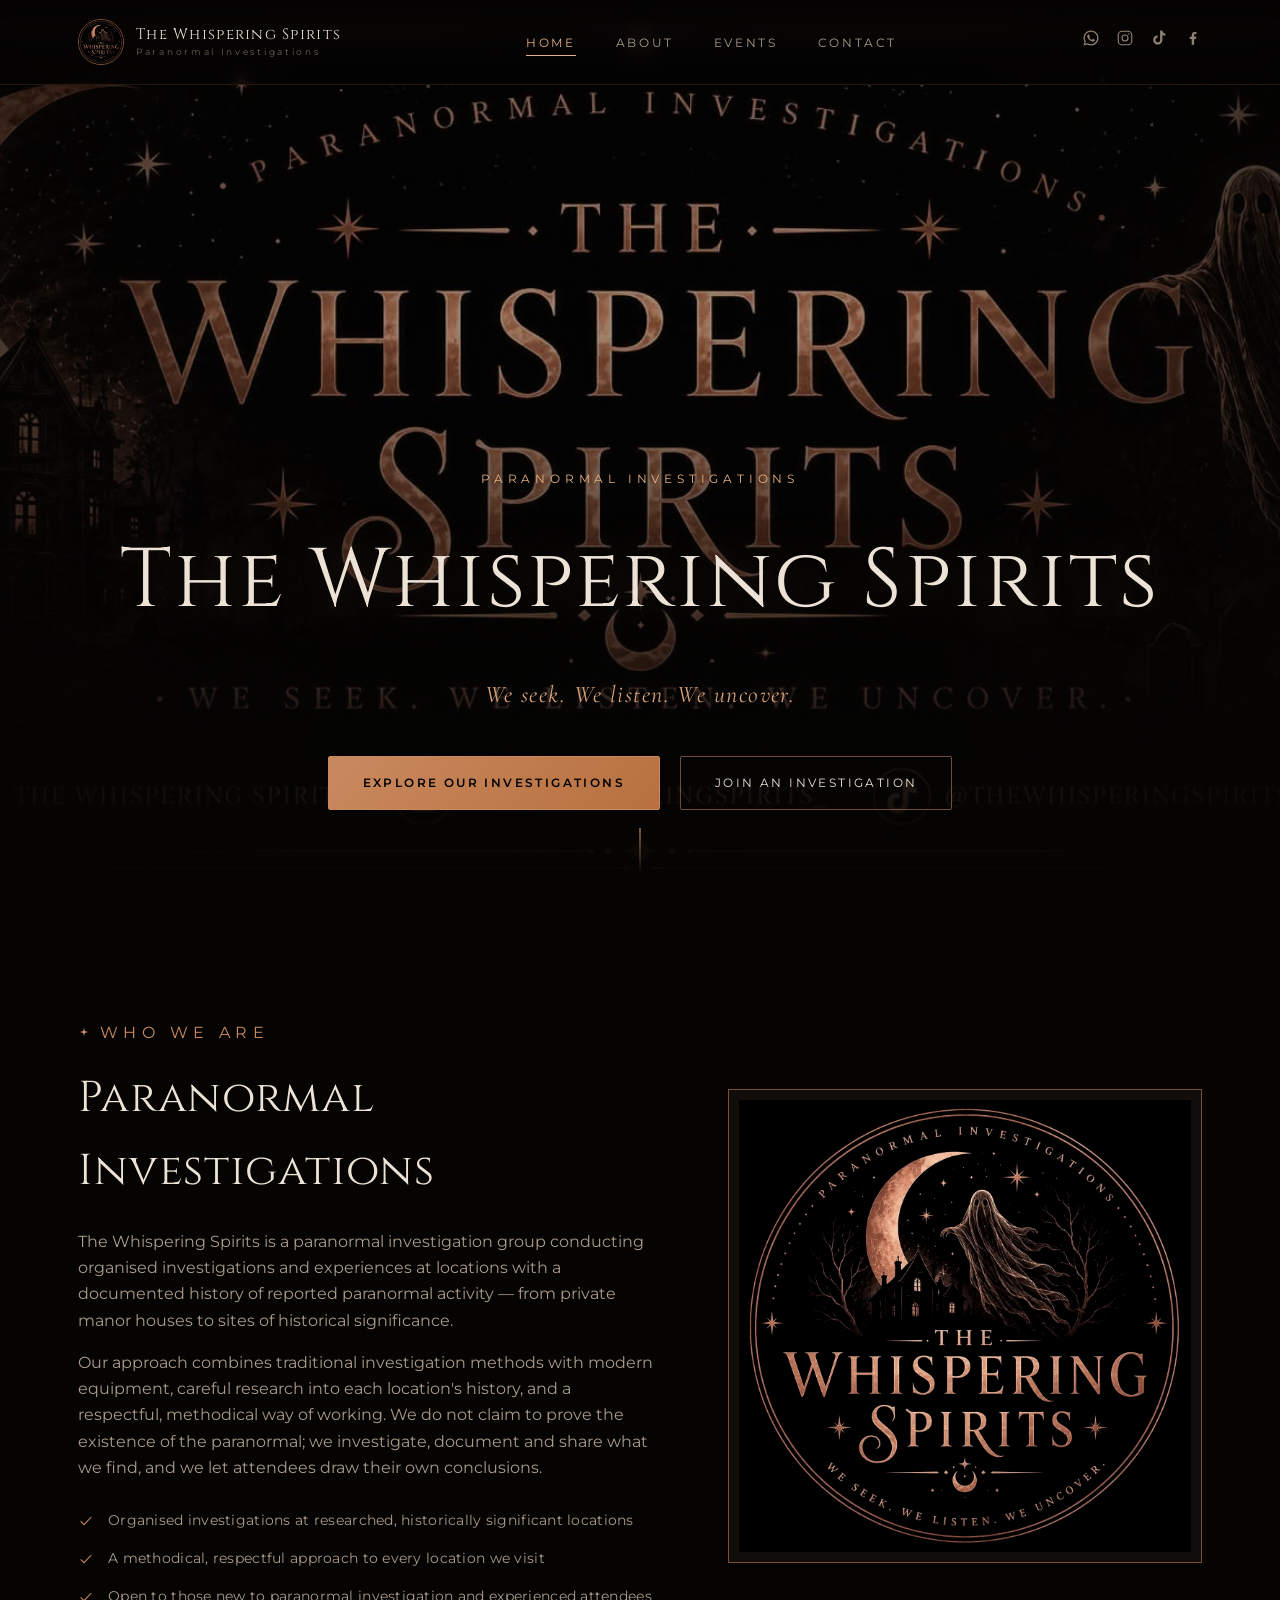
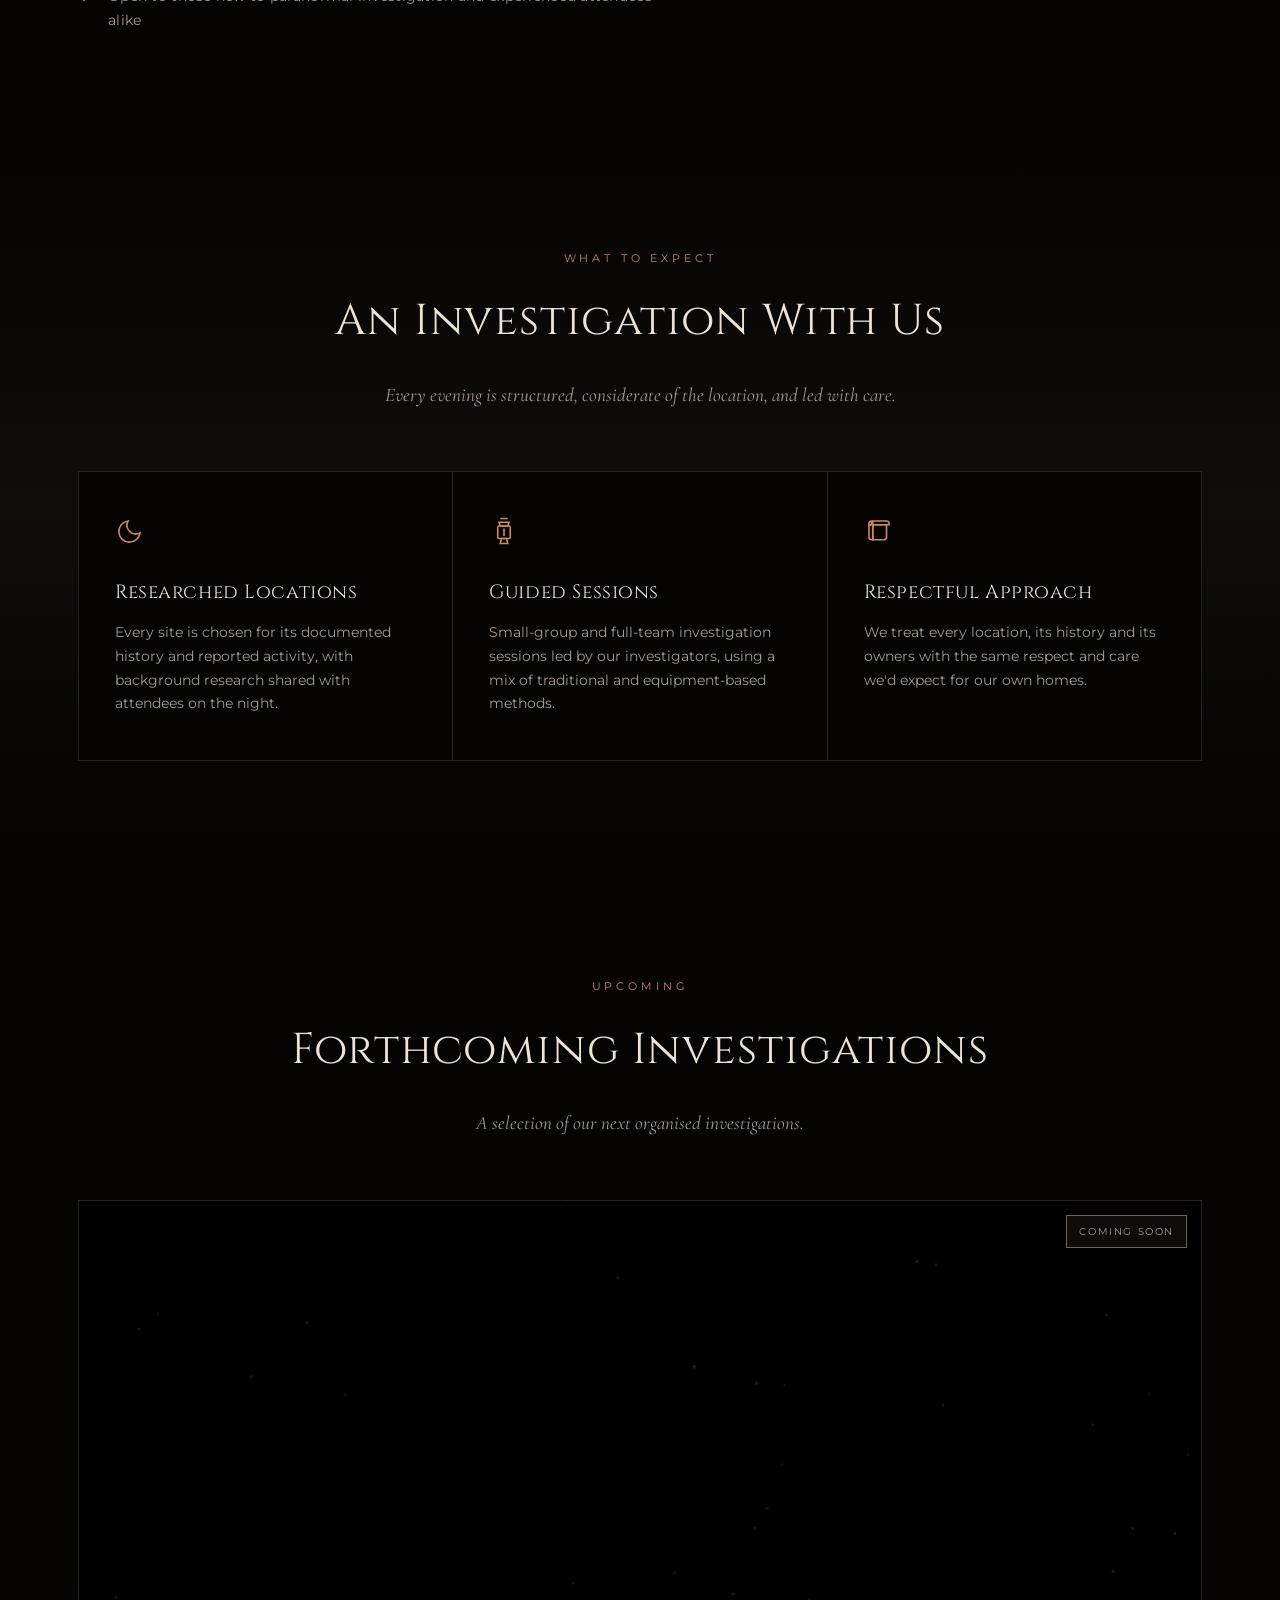
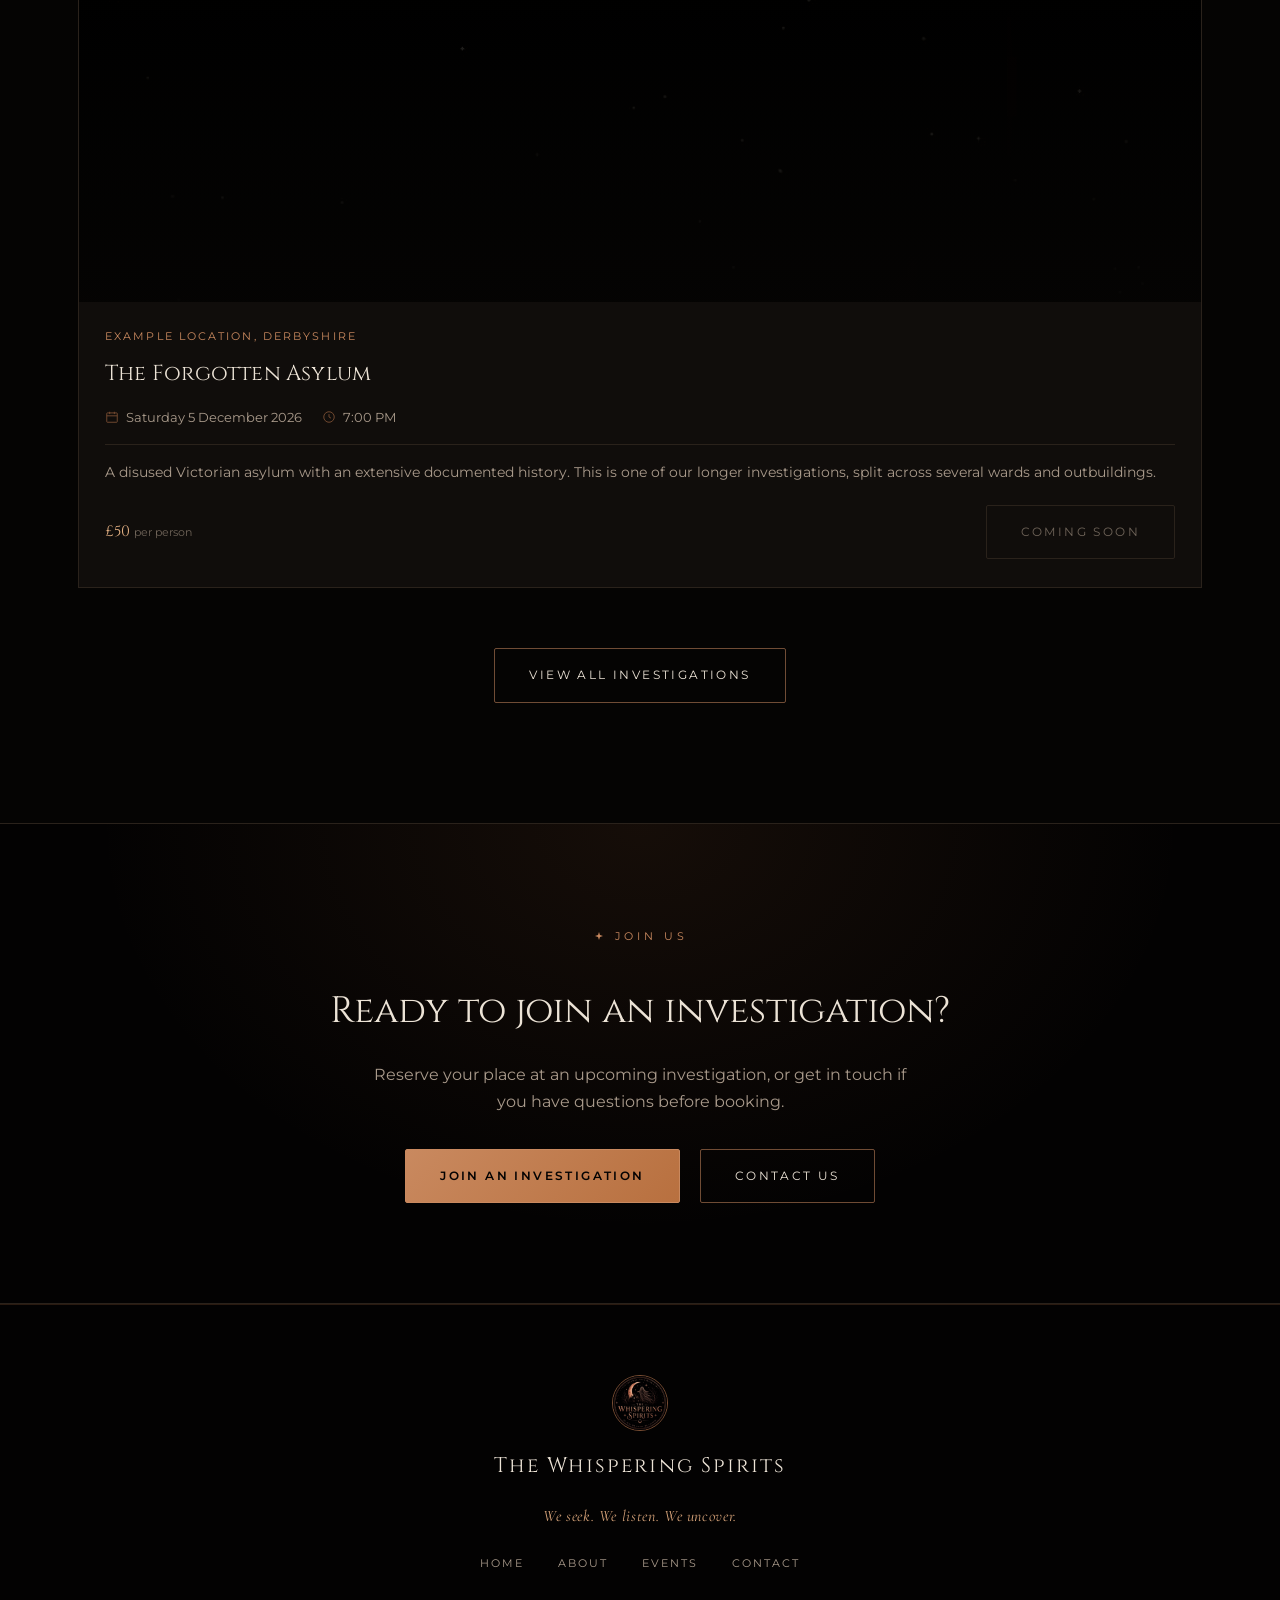
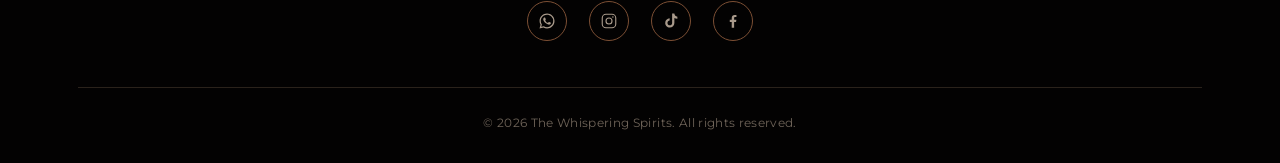
<file: index.html>
<!DOCTYPE html>
<html lang="en-GB">
<head>
<meta charset="UTF-8" />
<meta name="viewport" content="width=device-width, initial-scale=1.0" />
<title>The Whispering Spirits | Paranormal Investigations &amp; Events</title>
<meta name="description" content="The Whispering Spirits — paranormal investigations, haunted locations and immersive paranormal experiences. Explore upcoming investigations and book your place." />

<meta property="og:type" content="website" />
<meta property="og:title" content="The Whispering Spirits | Paranormal Investigations & Events" />
<meta property="og:description" content="Organised paranormal investigations at locations with a history of reported activity. We seek. We listen. We uncover." />
<meta property="og:image" content="assets/whispering-spirits-banner.jpg" />
<meta name="twitter:card" content="summary_large_image" />

<link rel="icon" href="assets/whispering-spirits-logo.jpg" />
<link rel="preconnect" href="https://fonts.googleapis.com">
<link rel="preconnect" href="https://fonts.gstatic.com" crossorigin>
<link href="https://fonts.googleapis.com/css2?family=Cinzel:wght@500;600&family=Cormorant+Garamond:ital@1&family=Montserrat:wght@400;500;600&display=swap" rel="stylesheet">
<link rel="stylesheet" href="style.css" />
</head>
<body>

<a class="skip-link" href="#main">Skip to content</a>

<!-- ================= HEADER ================= -->
<header class="site-header">
  <div class="container">
    <a class="brand" href="index.html">
      <img src="assets/whispering-spirits-logo.jpg" alt="The Whispering Spirits crest" width="46" height="46" />
      <span class="brand-text">The Whispering Spirits<span>Paranormal Investigations</span></span>
    </a>

    <nav class="main-nav" aria-label="Primary">
      <ul>
        <li><a href="index.html" aria-current="page">Home</a></li>
        <li><a href="about.html">About</a></li>
        <li><a href="events.html">Events</a></li>
        <li><a href="contact.html">Contact</a></li>
      </ul>
    </nav>

    <div class="header-actions">
      <div class="header-social">
        <a href="#" data-social="whatsapp" aria-label="WhatsApp"><svg width="18" height="18" viewBox="0 0 24 24" fill="currentColor"><path d="M12.04 2c-5.5 0-9.96 4.46-9.96 9.96 0 1.76.46 3.48 1.34 5L2 22l5.2-1.36a9.94 9.94 0 0 0 4.84 1.23h.01c5.5 0 9.96-4.46 9.96-9.96S17.54 2 12.04 2Zm0 18.2c-1.5 0-2.98-.4-4.27-1.16l-.31-.18-3.09.81.82-3-.2-.31a8.2 8.2 0 0 1-1.26-4.4c0-4.55 3.7-8.24 8.25-8.24 2.2 0 4.27.86 5.83 2.42a8.19 8.19 0 0 1 2.41 5.83c0 4.55-3.7 8.23-8.18 8.23Zm4.52-6.16c-.25-.12-1.47-.72-1.7-.81-.23-.08-.4-.12-.56.13-.17.25-.64.81-.79.97-.14.17-.29.19-.54.06-.25-.12-1.04-.38-1.99-1.22-.73-.66-1.23-1.46-1.37-1.71-.14-.25-.02-.38.11-.51.11-.11.25-.29.37-.43.12-.14.16-.25.25-.41.08-.17.04-.31-.02-.44-.06-.12-.56-1.36-.77-1.86-.2-.48-.41-.42-.56-.43h-.48c-.17 0-.44.06-.67.31-.23.25-.87.86-.87 2.09 0 1.23.9 2.42 1.02 2.59.12.17 1.77 2.7 4.29 3.79.6.26 1.07.42 1.43.53.6.19 1.15.17 1.58.1.48-.07 1.47-.6 1.68-1.18.21-.58.21-1.07.14-1.18-.06-.1-.23-.16-.48-.28Z"/></svg></a>
        <a href="#" data-social="instagram" aria-label="Instagram"><svg width="18" height="18" viewBox="0 0 24 24" fill="none" stroke="currentColor" stroke-width="1.5"><rect x="3" y="3" width="18" height="18" rx="5"/><circle cx="12" cy="12" r="4"/><circle cx="17.2" cy="6.8" r="1" fill="currentColor" stroke="none"/></svg></a>
        <a href="#" data-social="tiktok" aria-label="TikTok"><svg width="18" height="18" viewBox="0 0 24 24" fill="currentColor"><path d="M16.5 2c.3 2.3 1.7 3.9 4 4.2v2.9c-1.4.1-2.8-.3-4-1.1v6.6c0 3.4-2.7 6.1-6.1 6.1S4.3 17.9 4.3 14.5c0-3.3 2.6-6 5.9-6.1v3c-1.6.1-2.9 1.5-2.9 3.1 0 1.7 1.4 3.1 3.1 3.1s3.1-1.4 3.1-3.1V2h3Z"/></svg></a>
        <a href="#" data-social="facebook" aria-label="Facebook"><svg width="18" height="18" viewBox="0 0 24 24" fill="currentColor"><path d="M13.5 21v-7.8h2.6l.4-3h-3v-1.9c0-.9.25-1.5 1.55-1.5H16.6V4.1c-.28-.04-1.24-.12-2.36-.12-2.33 0-3.93 1.42-3.93 4.03v2.25H7.7v3h2.6V21h3.2Z"/></svg></a>
      </div>
      <button class="nav-toggle" aria-label="Open menu" aria-expanded="false" aria-controls="mobile-nav">
        <svg class="icon-open" width="20" height="20" viewBox="0 0 24 24" fill="none" stroke="currentColor" stroke-width="1.6"><path d="M3 6h18M3 12h18M3 18h18"/></svg>
        <svg class="icon-close" width="18" height="18" viewBox="0 0 24 24" fill="none" stroke="currentColor" stroke-width="1.6" style="display:none"><path d="M4 4l16 16M20 4L4 20"/></svg>
      </button>
    </div>
  </div>
</header>

<nav class="mobile-nav" id="mobile-nav" aria-label="Mobile">
  <ul>
    <li><a href="index.html" aria-current="page">Home</a></li>
    <li><a href="about.html">About</a></li>
    <li><a href="events.html">Events</a></li>
    <li><a href="contact.html">Contact</a></li>
  </ul>
  <div class="mobile-social">
    <a href="#" data-social="whatsapp" aria-label="WhatsApp"><svg width="18" height="18" viewBox="0 0 24 24" fill="currentColor"><path d="M12.04 2c-5.5 0-9.96 4.46-9.96 9.96 0 1.76.46 3.48 1.34 5L2 22l5.2-1.36a9.94 9.94 0 0 0 4.84 1.23h.01c5.5 0 9.96-4.46 9.96-9.96S17.54 2 12.04 2Zm0 18.2c-1.5 0-2.98-.4-4.27-1.16l-.31-.18-3.09.81.82-3-.2-.31a8.2 8.2 0 0 1-1.26-4.4c0-4.55 3.7-8.24 8.25-8.24 2.2 0 4.27.86 5.83 2.42a8.19 8.19 0 0 1 2.41 5.83c0 4.55-3.7 8.23-8.18 8.23Zm4.52-6.16c-.25-.12-1.47-.72-1.7-.81-.23-.08-.4-.12-.56.13-.17.25-.64.81-.79.97-.14.17-.29.19-.54.06-.25-.12-1.04-.38-1.99-1.22-.73-.66-1.23-1.46-1.37-1.71-.14-.25-.02-.38.11-.51.11-.11.25-.29.37-.43.12-.14.16-.25.25-.41.08-.17.04-.31-.02-.44-.06-.12-.56-1.36-.77-1.86-.2-.48-.41-.42-.56-.43h-.48c-.17 0-.44.06-.67.31-.23.25-.87.86-.87 2.09 0 1.23.9 2.42 1.02 2.59.12.17 1.77 2.7 4.29 3.79.6.26 1.07.42 1.43.53.6.19 1.15.17 1.58.1.48-.07 1.47-.6 1.68-1.18.21-.58.21-1.07.14-1.18-.06-.1-.23-.16-.48-.28Z"/></svg></a>
    <a href="#" data-social="instagram" aria-label="Instagram"><svg width="18" height="18" viewBox="0 0 24 24" fill="none" stroke="currentColor" stroke-width="1.5"><rect x="3" y="3" width="18" height="18" rx="5"/><circle cx="12" cy="12" r="4"/><circle cx="17.2" cy="6.8" r="1" fill="currentColor" stroke="none"/></svg></a>
    <a href="#" data-social="tiktok" aria-label="TikTok"><svg width="18" height="18" viewBox="0 0 24 24" fill="currentColor"><path d="M16.5 2c.3 2.3 1.7 3.9 4 4.2v2.9c-1.4.1-2.8-.3-4-1.1v6.6c0 3.4-2.7 6.1-6.1 6.1S4.3 17.9 4.3 14.5c0-3.3 2.6-6 5.9-6.1v3c-1.6.1-2.9 1.5-2.9 3.1 0 1.7 1.4 3.1 3.1 3.1s3.1-1.4 3.1-3.1V2h3Z"/></svg></a>
    <a href="#" data-social="facebook" aria-label="Facebook"><svg width="18" height="18" viewBox="0 0 24 24" fill="currentColor"><path d="M13.5 21v-7.8h2.6l.4-3h-3v-1.9c0-.9.25-1.5 1.55-1.5H16.6V4.1c-.28-.04-1.24-.12-2.36-.12-2.33 0-3.93 1.42-3.93 4.03v2.25H7.7v3h2.6V21h3.2Z"/></svg></a>
  </div>
</nav>

<main id="main">

  <!-- ================= HERO ================= -->
  <section class="hero">
    <div class="hero-media">
      <img src="assets/whispering-spirits-banner.jpg" alt="The Whispering Spirits — a Victorian manor beneath a crescent moon, with a spectral figure among bare trees" />
    </div>
    <div class="hero-content">
      <p class="hero-eyebrow">Paranormal Investigations</p>
      <h1 class="hero-title">The Whispering Spirits</h1>
      <p class="hero-tagline">We seek. We listen. We uncover.</p>
      <div class="hero-actions">
        <a href="events.html" class="btn btn-primary">Explore Our Investigations</a>
        <a href="events.html" class="btn btn-ghost">Join an Investigation</a>
      </div>
    </div>
    <div class="scroll-cue" aria-hidden="true"></div>
  </section>

  <!-- ================= INTRO ================= -->
  <section class="section" id="investigations">
    <div class="container">
      <div class="intro-grid">
        <div class="intro-copy reveal">
          <p class="eyebrow"><svg width="12" height="12" viewBox="0 0 24 24" fill="currentColor"><path d="M12 2l1.9 6.1L20 10l-6.1 1.9L12 18l-1.9-6.1L4 10l6.1-1.9L12 2Z"/></svg> Who We Are</p>
          <h2 class="section-title">Paranormal Investigations</h2>
          <p>The Whispering Spirits is a paranormal investigation group conducting organised investigations and experiences at locations with a documented history of reported paranormal activity — from private manor houses to sites of historical significance.</p>
          <p>Our approach combines traditional investigation methods with modern equipment, careful research into each location's history, and a respectful, methodical way of working. We do not claim to prove the existence of the paranormal; we investigate, document and share what we find, and we let attendees draw their own conclusions.</p>
          <ul class="intro-list">
            <li><svg width="16" height="16" viewBox="0 0 24 24" fill="none" stroke="currentColor" stroke-width="1.6"><path d="M4 12.5l5 5L20 6"/></svg> Organised investigations at researched, historically significant locations</li>
            <li><svg width="16" height="16" viewBox="0 0 24 24" fill="none" stroke="currentColor" stroke-width="1.6"><path d="M4 12.5l5 5L20 6"/></svg> A methodical, respectful approach to every location we visit</li>
            <li><svg width="16" height="16" viewBox="0 0 24 24" fill="none" stroke="currentColor" stroke-width="1.6"><path d="M4 12.5l5 5L20 6"/></svg> Open to those new to paranormal investigation and experienced attendees alike</li>
          </ul>
        </div>
        <div class="intro-visual reveal">
          <img src="assets/whispering-spirits-logo.jpg" alt="The Whispering Spirits official crest — a spectral figure beside a crescent moon and Victorian house" width="600" height="600" />
        </div>
      </div>
    </div>
  </section>

  <!-- ================= PILLARS ================= -->
  <section class="section section-tight section-alt">
    <div class="container">
      <div class="section-head reveal">
        <p class="eyebrow">What To Expect</p>
        <h2 class="section-title">An Investigation With Us</h2>
        <p class="section-lede">Every evening is structured, considerate of the location, and led with care.</p>
      </div>
      <div class="pillar-grid">
        <div class="pillar reveal">
          <div class="pillar-icon"><svg width="30" height="30" viewBox="0 0 24 24" fill="none" stroke="currentColor" stroke-width="1.3"><path d="M20 13.5A8.5 8.5 0 1 1 10.5 4a7 7 0 0 0 9.5 9.5Z"/></svg></div>
          <h3>Researched Locations</h3>
          <p>Every site is chosen for its documented history and reported activity, with background research shared with attendees on the night.</p>
        </div>
        <div class="pillar reveal">
          <div class="pillar-icon"><svg width="30" height="30" viewBox="0 0 24 24" fill="none" stroke="currentColor" stroke-width="1.3"><path d="M9 2h6M8 5h8l-1 3H9L8 5Z"/><rect x="7" y="8" width="10" height="10" rx="1"/><path d="M12 10v6M9 22h6l-1-4H10l-1 4Z"/></svg></div>
          <h3>Guided Sessions</h3>
          <p>Small-group and full-team investigation sessions led by our investigators, using a mix of traditional and equipment-based methods.</p>
        </div>
        <div class="pillar reveal">
          <div class="pillar-icon"><svg width="30" height="30" viewBox="0 0 24 24" fill="none" stroke="currentColor" stroke-width="1.3"><path d="M6 4a2 2 0 0 0-2 2v1h2V4Z"/><path d="M4 7v10a2 2 0 0 0 2 2h1V7H4Z"/><path d="M7 4h11a2 2 0 0 1 2 2v1H7V4Z"/><path d="M18 7v10a2 2 0 0 1-2 2H7V7h11Z"/></svg></div>
          <h3>Respectful Approach</h3>
          <p>We treat every location, its history and its owners with the same respect and care we'd expect for our own homes.</p>
        </div>
      </div>
    </div>
  </section>

  <!-- ================= UPCOMING EVENTS PREVIEW ================= -->
  <section class="section" id="upcoming">
    <div class="container">
      <div class="section-head reveal">
        <p class="eyebrow">Upcoming</p>
        <h2 class="section-title">Forthcoming Investigations</h2>
        <p class="section-lede">A selection of our next organised investigations.</p>
      </div>
      <div class="event-grid" id="home-upcoming-grid"></div>
      <div class="text-center mt-lg reveal">
        <a href="events.html" class="btn btn-ghost">View All Investigations</a>
      </div>
    </div>
  </section>

  <!-- ================= CTA BAND ================= -->
  <section class="cta-band">
    <div class="container">
      <p class="eyebrow"><svg width="12" height="12" viewBox="0 0 24 24" fill="currentColor"><path d="M12 2l1.9 6.1L20 10l-6.1 1.9L12 18l-1.9-6.1L4 10l6.1-1.9L12 2Z"/></svg> Join Us</p>
      <h2>Ready to join an investigation?</h2>
      <p>Reserve your place at an upcoming investigation, or get in touch if you have questions before booking.</p>
      <div class="hero-actions">
        <a href="events.html" class="btn btn-primary">Join an Investigation</a>
        <a href="contact.html" class="btn btn-ghost">Contact Us</a>
      </div>
    </div>
  </section>

</main>

<!-- ================= FOOTER ================= -->
<footer class="site-footer">
  <div class="container">
    <div class="footer-top">
      <img src="assets/whispering-spirits-logo.jpg" alt="The Whispering Spirits crest" width="56" height="56" style="border-radius:50%;border:1px solid var(--copper-deep);" />
      <div class="footer-brand">The Whispering Spirits</div>
      <div class="footer-tagline">We seek. We listen. We uncover.</div>
      <nav class="footer-nav" aria-label="Footer">
        <a href="index.html">Home</a>
        <a href="about.html">About</a>
        <a href="events.html">Events</a>
        <a href="contact.html">Contact</a>
      </nav>
      <div class="footer-social">
        <a href="#" data-social="whatsapp" aria-label="WhatsApp"><svg width="18" height="18" viewBox="0 0 24 24" fill="currentColor"><path d="M12.04 2c-5.5 0-9.96 4.46-9.96 9.96 0 1.76.46 3.48 1.34 5L2 22l5.2-1.36a9.94 9.94 0 0 0 4.84 1.23h.01c5.5 0 9.96-4.46 9.96-9.96S17.54 2 12.04 2Zm0 18.2c-1.5 0-2.98-.4-4.27-1.16l-.31-.18-3.09.81.82-3-.2-.31a8.2 8.2 0 0 1-1.26-4.4c0-4.55 3.7-8.24 8.25-8.24 2.2 0 4.27.86 5.83 2.42a8.19 8.19 0 0 1 2.41 5.83c0 4.55-3.7 8.23-8.18 8.23Zm4.52-6.16c-.25-.12-1.47-.72-1.7-.81-.23-.08-.4-.12-.56.13-.17.25-.64.81-.79.97-.14.17-.29.19-.54.06-.25-.12-1.04-.38-1.99-1.22-.73-.66-1.23-1.46-1.37-1.71-.14-.25-.02-.38.11-.51.11-.11.25-.29.37-.43.12-.14.16-.25.25-.41.08-.17.04-.31-.02-.44-.06-.12-.56-1.36-.77-1.86-.2-.48-.41-.42-.56-.43h-.48c-.17 0-.44.06-.67.31-.23.25-.87.86-.87 2.09 0 1.23.9 2.42 1.02 2.59.12.17 1.77 2.7 4.29 3.79.6.26 1.07.42 1.43.53.6.19 1.15.17 1.58.1.48-.07 1.47-.6 1.68-1.18.21-.58.21-1.07.14-1.18-.06-.1-.23-.16-.48-.28Z"/></svg></a>
        <a href="#" data-social="instagram" aria-label="Instagram"><svg width="18" height="18" viewBox="0 0 24 24" fill="none" stroke="currentColor" stroke-width="1.5"><rect x="3" y="3" width="18" height="18" rx="5"/><circle cx="12" cy="12" r="4"/><circle cx="17.2" cy="6.8" r="1" fill="currentColor" stroke="none"/></svg></a>
        <a href="#" data-social="tiktok" aria-label="TikTok"><svg width="18" height="18" viewBox="0 0 24 24" fill="currentColor"><path d="M16.5 2c.3 2.3 1.7 3.9 4 4.2v2.9c-1.4.1-2.8-.3-4-1.1v6.6c0 3.4-2.7 6.1-6.1 6.1S4.3 17.9 4.3 14.5c0-3.3 2.6-6 5.9-6.1v3c-1.6.1-2.9 1.5-2.9 3.1 0 1.7 1.4 3.1 3.1 3.1s3.1-1.4 3.1-3.1V2h3Z"/></svg></a>
        <a href="#" data-social="facebook" aria-label="Facebook"><svg width="18" height="18" viewBox="0 0 24 24" fill="currentColor"><path d="M13.5 21v-7.8h2.6l.4-3h-3v-1.9c0-.9.25-1.5 1.55-1.5H16.6V4.1c-.28-.04-1.24-.12-2.36-.12-2.33 0-3.93 1.42-3.93 4.03v2.25H7.7v3h2.6V21h3.2Z"/></svg></a>
      </div>
    </div>
    <div class="footer-bottom">
      <span>&copy; <span data-year></span> The Whispering Spirits. All rights reserved.</span>
    </div>
  </div>
</footer>

<script src="config.js"></script>
<script src="events-data.js"></script>
<script src="script.js"></script>
<script src="events.js"></script>
</body>
</html>
</file>
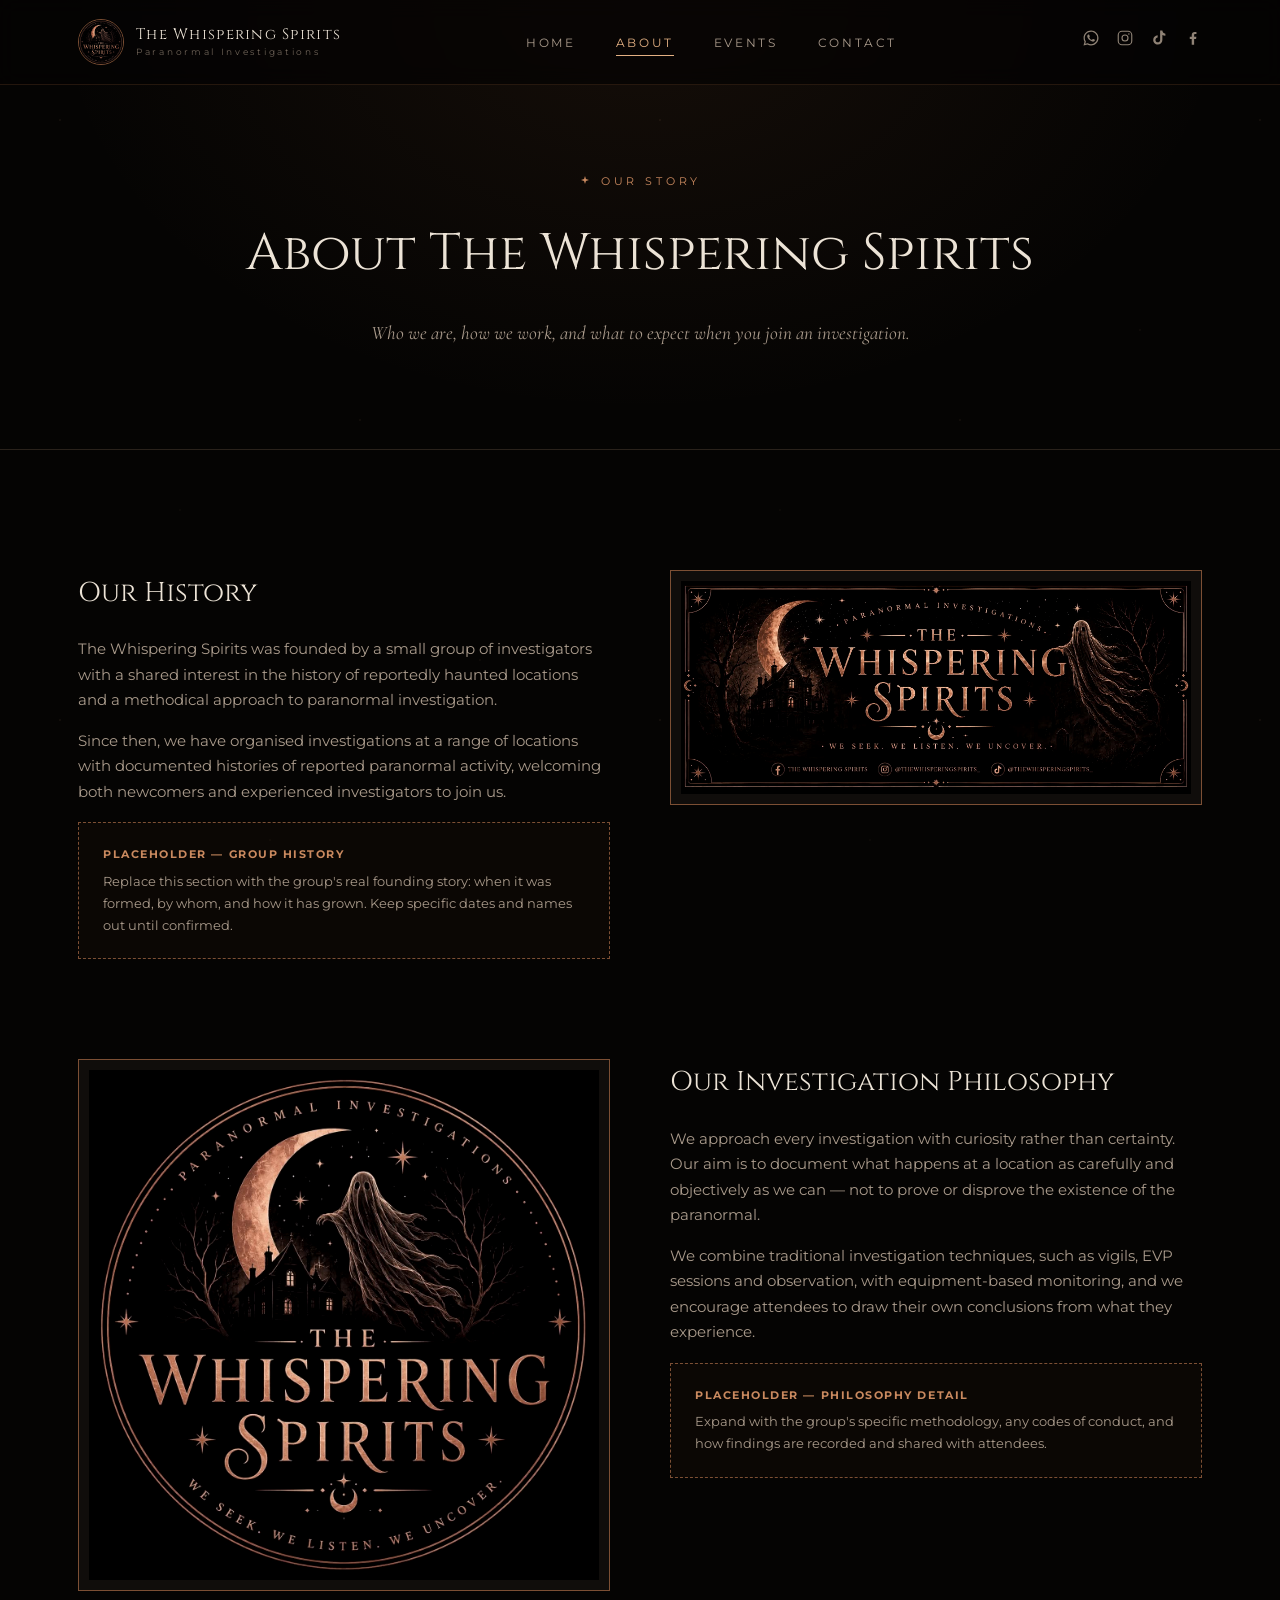
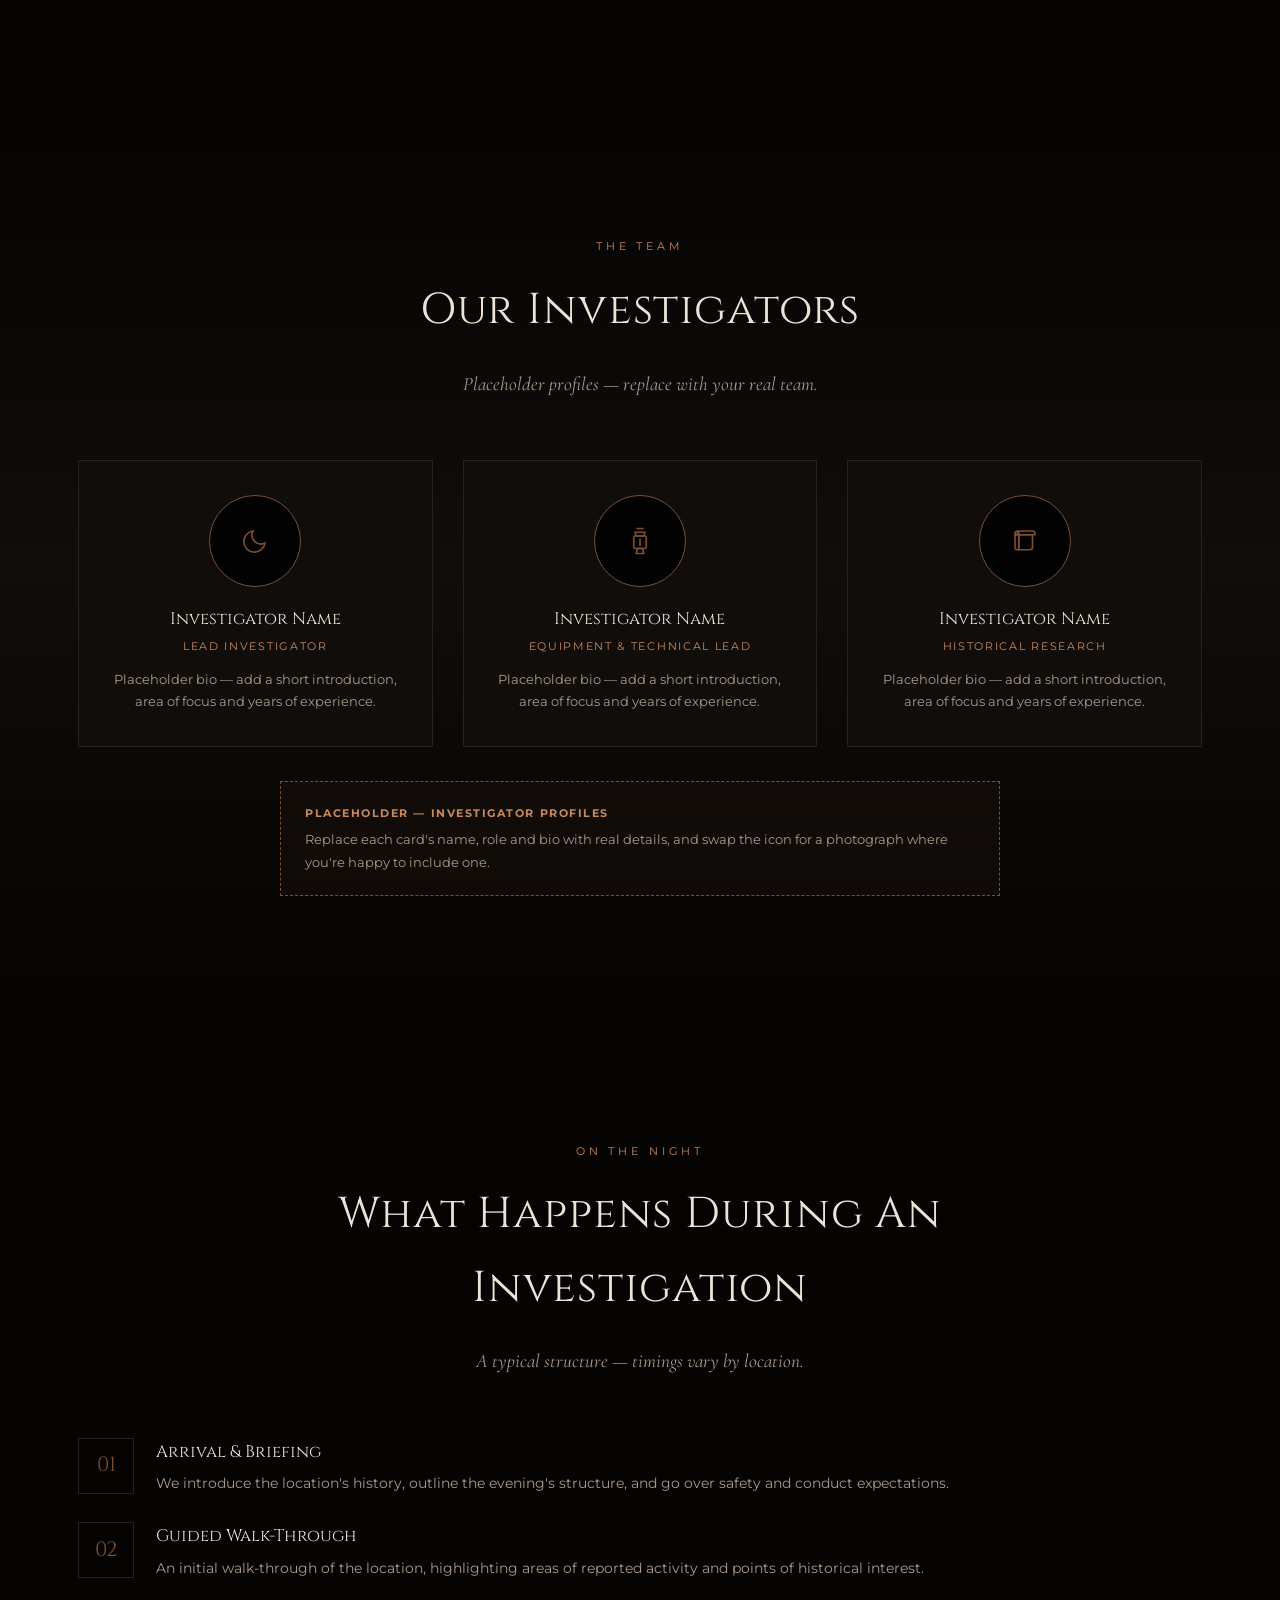
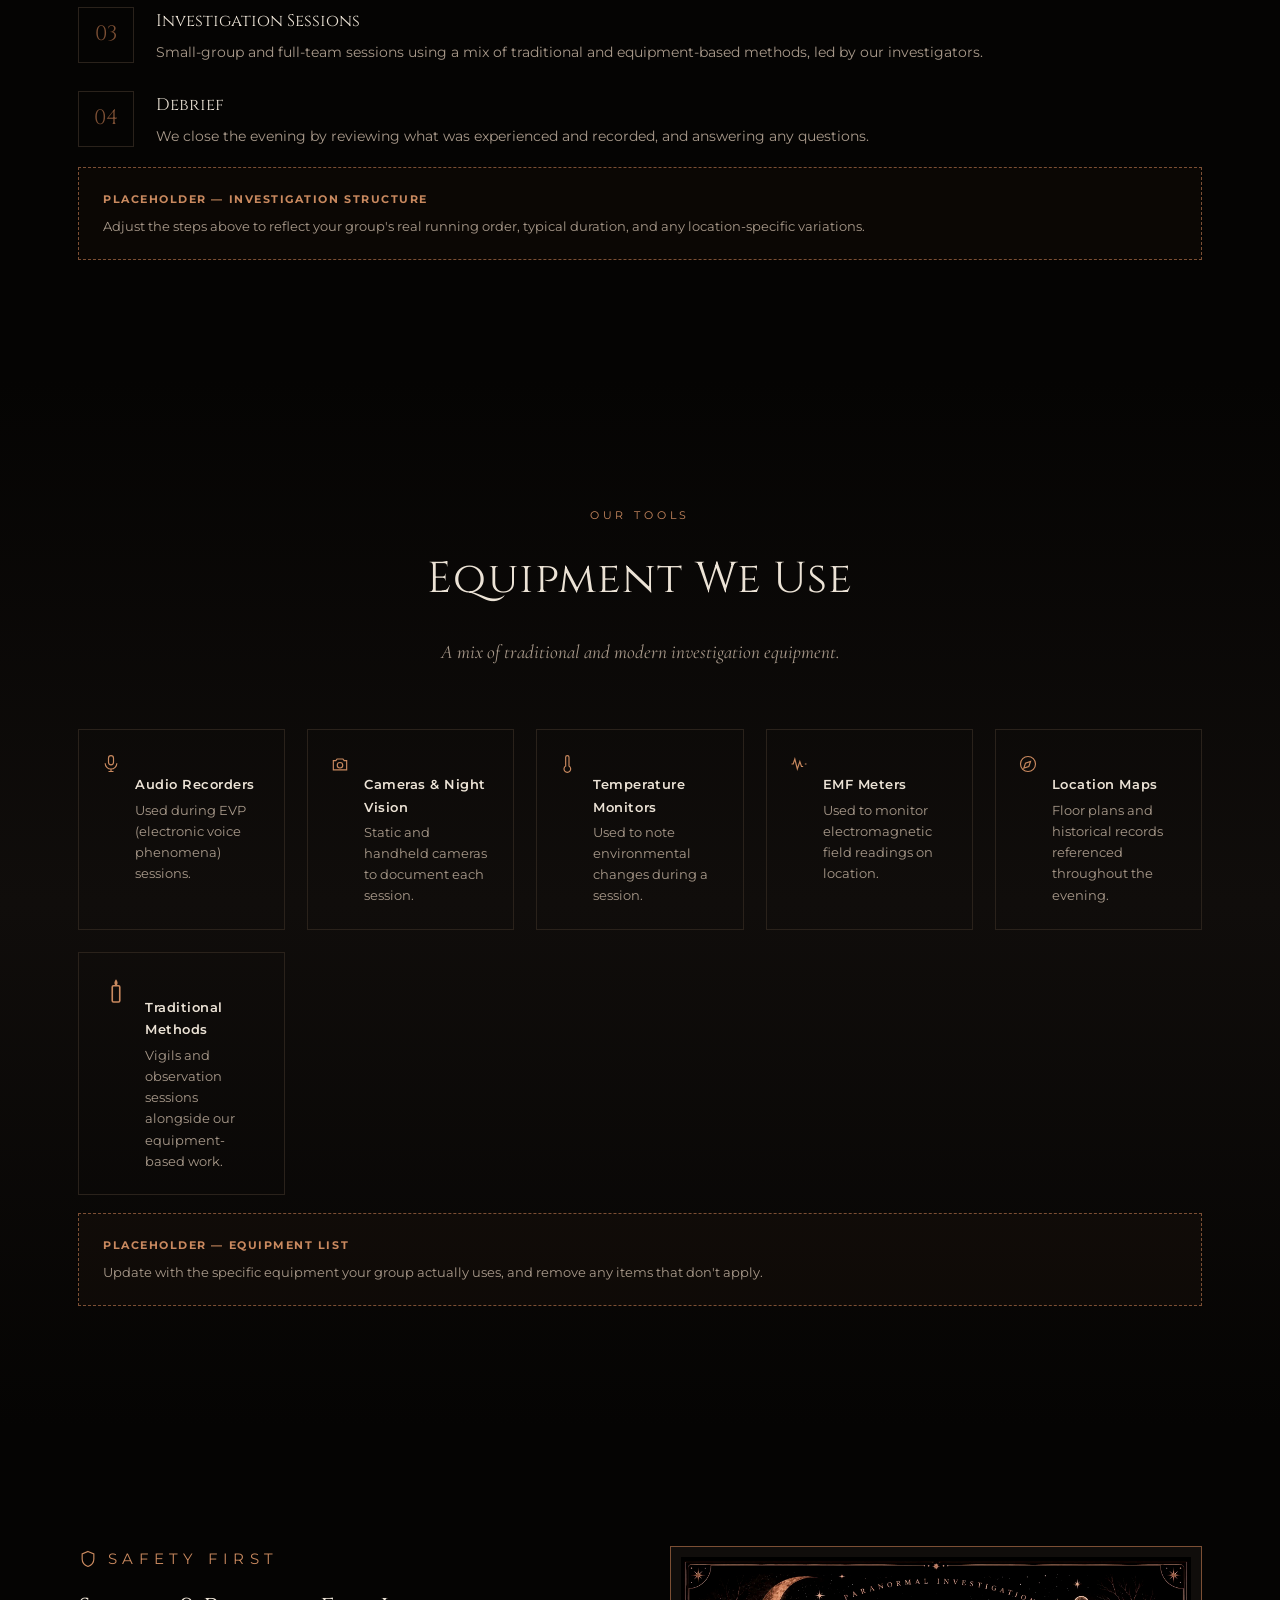
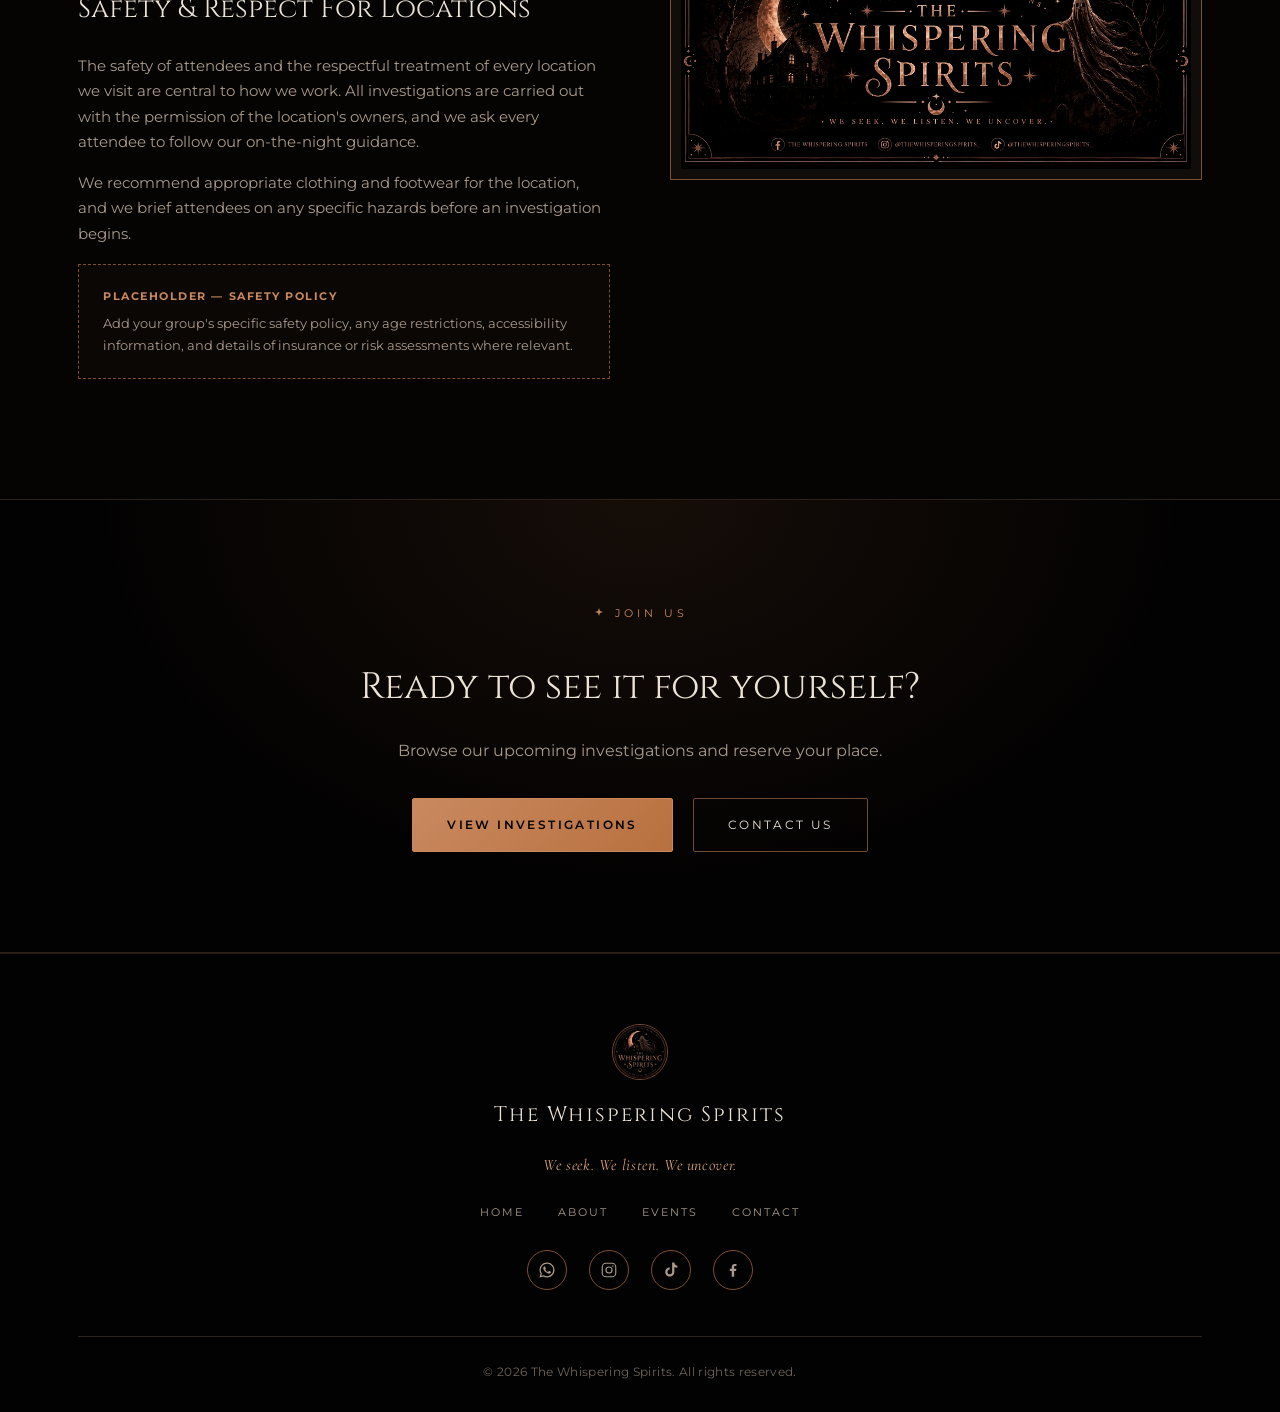
<file: about.html>
<!DOCTYPE html>
<html lang="en-GB">
<head>
<meta charset="UTF-8" />
<meta name="viewport" content="width=device-width, initial-scale=1.0" />
<title>About Us | The Whispering Spirits</title>
<meta name="description" content="Learn about The Whispering Spirits — our history, our investigators, our approach to paranormal investigation, and what to expect when you join us." />

<meta property="og:type" content="website" />
<meta property="og:title" content="About Us | The Whispering Spirits" />
<meta property="og:description" content="Who we are, our investigation philosophy, and what to expect when attending an investigation with The Whispering Spirits." />
<meta property="og:image" content="assets/whispering-spirits-banner.jpg" />
<meta name="twitter:card" content="summary_large_image" />

<link rel="icon" href="assets/whispering-spirits-logo.jpg" />
<link rel="preconnect" href="https://fonts.googleapis.com">
<link rel="preconnect" href="https://fonts.gstatic.com" crossorigin>
<link href="https://fonts.googleapis.com/css2?family=Cinzel:wght@500;600&family=Cormorant+Garamond:ital@1&family=Montserrat:wght@400;500;600&display=swap" rel="stylesheet">
<link rel="stylesheet" href="style.css" />
</head>
<body>

<a class="skip-link" href="#main">Skip to content</a>

<!-- ================= HEADER ================= -->
<header class="site-header">
  <div class="container">
    <a class="brand" href="index.html">
      <img src="assets/whispering-spirits-logo.jpg" alt="The Whispering Spirits crest" width="46" height="46" />
      <span class="brand-text">The Whispering Spirits<span>Paranormal Investigations</span></span>
    </a>
    <nav class="main-nav" aria-label="Primary">
      <ul>
        <li><a href="index.html">Home</a></li>
        <li><a href="about.html" aria-current="page">About</a></li>
        <li><a href="events.html">Events</a></li>
        <li><a href="contact.html">Contact</a></li>
      </ul>
    </nav>
    <div class="header-actions">
      <div class="header-social">
        <a href="#" data-social="whatsapp" aria-label="WhatsApp"><svg width="18" height="18" viewBox="0 0 24 24" fill="currentColor"><path d="M12.04 2c-5.5 0-9.96 4.46-9.96 9.96 0 1.76.46 3.48 1.34 5L2 22l5.2-1.36a9.94 9.94 0 0 0 4.84 1.23h.01c5.5 0 9.96-4.46 9.96-9.96S17.54 2 12.04 2Zm0 18.2c-1.5 0-2.98-.4-4.27-1.16l-.31-.18-3.09.81.82-3-.2-.31a8.2 8.2 0 0 1-1.26-4.4c0-4.55 3.7-8.24 8.25-8.24 2.2 0 4.27.86 5.83 2.42a8.19 8.19 0 0 1 2.41 5.83c0 4.55-3.7 8.23-8.18 8.23Zm4.52-6.16c-.25-.12-1.47-.72-1.7-.81-.23-.08-.4-.12-.56.13-.17.25-.64.81-.79.97-.14.17-.29.19-.54.06-.25-.12-1.04-.38-1.99-1.22-.73-.66-1.23-1.46-1.37-1.71-.14-.25-.02-.38.11-.51.11-.11.25-.29.37-.43.12-.14.16-.25.25-.41.08-.17.04-.31-.02-.44-.06-.12-.56-1.36-.77-1.86-.2-.48-.41-.42-.56-.43h-.48c-.17 0-.44.06-.67.31-.23.25-.87.86-.87 2.09 0 1.23.9 2.42 1.02 2.59.12.17 1.77 2.7 4.29 3.79.6.26 1.07.42 1.43.53.6.19 1.15.17 1.58.1.48-.07 1.47-.6 1.68-1.18.21-.58.21-1.07.14-1.18-.06-.1-.23-.16-.48-.28Z"/></svg></a>
        <a href="#" data-social="instagram" aria-label="Instagram"><svg width="18" height="18" viewBox="0 0 24 24" fill="none" stroke="currentColor" stroke-width="1.5"><rect x="3" y="3" width="18" height="18" rx="5"/><circle cx="12" cy="12" r="4"/><circle cx="17.2" cy="6.8" r="1" fill="currentColor" stroke="none"/></svg></a>
        <a href="#" data-social="tiktok" aria-label="TikTok"><svg width="18" height="18" viewBox="0 0 24 24" fill="currentColor"><path d="M16.5 2c.3 2.3 1.7 3.9 4 4.2v2.9c-1.4.1-2.8-.3-4-1.1v6.6c0 3.4-2.7 6.1-6.1 6.1S4.3 17.9 4.3 14.5c0-3.3 2.6-6 5.9-6.1v3c-1.6.1-2.9 1.5-2.9 3.1 0 1.7 1.4 3.1 3.1 3.1s3.1-1.4 3.1-3.1V2h3Z"/></svg></a>
        <a href="#" data-social="facebook" aria-label="Facebook"><svg width="18" height="18" viewBox="0 0 24 24" fill="currentColor"><path d="M13.5 21v-7.8h2.6l.4-3h-3v-1.9c0-.9.25-1.5 1.55-1.5H16.6V4.1c-.28-.04-1.24-.12-2.36-.12-2.33 0-3.93 1.42-3.93 4.03v2.25H7.7v3h2.6V21h3.2Z"/></svg></a>
      </div>
      <button class="nav-toggle" aria-label="Open menu" aria-expanded="false" aria-controls="mobile-nav">
        <svg class="icon-open" width="20" height="20" viewBox="0 0 24 24" fill="none" stroke="currentColor" stroke-width="1.6"><path d="M3 6h18M3 12h18M3 18h18"/></svg>
        <svg class="icon-close" width="18" height="18" viewBox="0 0 24 24" fill="none" stroke="currentColor" stroke-width="1.6" style="display:none"><path d="M4 4l16 16M20 4L4 20"/></svg>
      </button>
    </div>
  </div>
</header>

<nav class="mobile-nav" id="mobile-nav" aria-label="Mobile">
  <ul>
    <li><a href="index.html">Home</a></li>
    <li><a href="about.html" aria-current="page">About</a></li>
    <li><a href="events.html">Events</a></li>
    <li><a href="contact.html">Contact</a></li>
  </ul>
  <div class="mobile-social">
    <a href="#" data-social="whatsapp" aria-label="WhatsApp"><svg width="18" height="18" viewBox="0 0 24 24" fill="currentColor"><path d="M12.04 2c-5.5 0-9.96 4.46-9.96 9.96 0 1.76.46 3.48 1.34 5L2 22l5.2-1.36a9.94 9.94 0 0 0 4.84 1.23h.01c5.5 0 9.96-4.46 9.96-9.96S17.54 2 12.04 2Zm0 18.2c-1.5 0-2.98-.4-4.27-1.16l-.31-.18-3.09.81.82-3-.2-.31a8.2 8.2 0 0 1-1.26-4.4c0-4.55 3.7-8.24 8.25-8.24 2.2 0 4.27.86 5.83 2.42a8.19 8.19 0 0 1 2.41 5.83c0 4.55-3.7 8.23-8.18 8.23Zm4.52-6.16c-.25-.12-1.47-.72-1.7-.81-.23-.08-.4-.12-.56.13-.17.25-.64.81-.79.97-.14.17-.29.19-.54.06-.25-.12-1.04-.38-1.99-1.22-.73-.66-1.23-1.46-1.37-1.71-.14-.25-.02-.38.11-.51.11-.11.25-.29.37-.43.12-.14.16-.25.25-.41.08-.17.04-.31-.02-.44-.06-.12-.56-1.36-.77-1.86-.2-.48-.41-.42-.56-.43h-.48c-.17 0-.44.06-.67.31-.23.25-.87.86-.87 2.09 0 1.23.9 2.42 1.02 2.59.12.17 1.77 2.7 4.29 3.79.6.26 1.07.42 1.43.53.6.19 1.15.17 1.58.1.48-.07 1.47-.6 1.68-1.18.21-.58.21-1.07.14-1.18-.06-.1-.23-.16-.48-.28Z"/></svg></a>
    <a href="#" data-social="instagram" aria-label="Instagram"><svg width="18" height="18" viewBox="0 0 24 24" fill="none" stroke="currentColor" stroke-width="1.5"><rect x="3" y="3" width="18" height="18" rx="5"/><circle cx="12" cy="12" r="4"/><circle cx="17.2" cy="6.8" r="1" fill="currentColor" stroke="none"/></svg></a>
    <a href="#" data-social="tiktok" aria-label="TikTok"><svg width="18" height="18" viewBox="0 0 24 24" fill="currentColor"><path d="M16.5 2c.3 2.3 1.7 3.9 4 4.2v2.9c-1.4.1-2.8-.3-4-1.1v6.6c0 3.4-2.7 6.1-6.1 6.1S4.3 17.9 4.3 14.5c0-3.3 2.6-6 5.9-6.1v3c-1.6.1-2.9 1.5-2.9 3.1 0 1.7 1.4 3.1 3.1 3.1s3.1-1.4 3.1-3.1V2h3Z"/></svg></a>
    <a href="#" data-social="facebook" aria-label="Facebook"><svg width="18" height="18" viewBox="0 0 24 24" fill="currentColor"><path d="M13.5 21v-7.8h2.6l.4-3h-3v-1.9c0-.9.25-1.5 1.55-1.5H16.6V4.1c-.28-.04-1.24-.12-2.36-.12-2.33 0-3.93 1.42-3.93 4.03v2.25H7.7v3h2.6V21h3.2Z"/></svg></a>
  </div>
</nav>

<main id="main">

  <section class="page-hero">
    <div class="container">
      <p class="eyebrow"><svg width="12" height="12" viewBox="0 0 24 24" fill="currentColor"><path d="M12 2l1.9 6.1L20 10l-6.1 1.9L12 18l-1.9-6.1L4 10l6.1-1.9L12 2Z"/></svg> Our Story</p>
      <h1>About The Whispering Spirits</h1>
      <p class="section-lede">Who we are, how we work, and what to expect when you join an investigation.</p>
    </div>
  </section>

  <section class="section">
    <div class="container">

      <!-- GROUP HISTORY -->
      <div class="about-block reveal">
        <div class="about-copy">
          <h2>Our History</h2>
          <p>The Whispering Spirits was founded by a small group of investigators with a shared interest in the history of reportedly haunted locations and a methodical approach to paranormal investigation.</p>
          <p>Since then, we have organised investigations at a range of locations with documented histories of reported paranormal activity, welcoming both newcomers and experienced investigators to join us.</p>
          <div class="placeholder-box">
            <strong>Placeholder — Group History</strong>
            Replace this section with the group's real founding story: when it was formed, by whom, and how it has grown. Keep specific dates and names out until confirmed.
          </div>
        </div>
        <div class="intro-visual">
          <img src="assets/whispering-spirits-banner.jpg" alt="The Whispering Spirits banner artwork" />
        </div>
      </div>

      <!-- INVESTIGATION PHILOSOPHY -->
      <div class="about-block reverse reveal">
        <div class="about-copy">
          <h2>Our Investigation Philosophy</h2>
          <p>We approach every investigation with curiosity rather than certainty. Our aim is to document what happens at a location as carefully and objectively as we can — not to prove or disprove the existence of the paranormal.</p>
          <p>We combine traditional investigation techniques, such as vigils, EVP sessions and observation, with equipment-based monitoring, and we encourage attendees to draw their own conclusions from what they experience.</p>
          <div class="placeholder-box">
            <strong>Placeholder — Philosophy Detail</strong>
            Expand with the group's specific methodology, any codes of conduct, and how findings are recorded and shared with attendees.
          </div>
        </div>
        <div class="intro-visual">
          <img src="assets/whispering-spirits-logo.jpg" alt="The Whispering Spirits crest" />
        </div>
      </div>

    </div>
  </section>

  <!-- INVESTIGATORS -->
  <section class="section section-alt">
    <div class="container">
      <div class="section-head reveal">
        <p class="eyebrow">The Team</p>
        <h2 class="section-title">Our Investigators</h2>
        <p class="section-lede">Placeholder profiles — replace with your real team.</p>
      </div>
      <div class="investigator-grid reveal">
        <div class="investigator-card">
          <div class="investigator-photo"><svg width="30" height="30" viewBox="0 0 24 24" fill="none" stroke="currentColor" stroke-width="1.3"><path d="M20 13.5A8.5 8.5 0 1 1 10.5 4a7 7 0 0 0 9.5 9.5Z"/></svg></div>
          <h4>Investigator Name</h4>
          <span class="investigator-role">Lead Investigator</span>
          <p>Placeholder bio — add a short introduction, area of focus and years of experience.</p>
        </div>
        <div class="investigator-card">
          <div class="investigator-photo"><svg width="30" height="30" viewBox="0 0 24 24" fill="none" stroke="currentColor" stroke-width="1.3"><path d="M9 2h6M8 5h8l-1 3H9L8 5Z"/><rect x="7" y="8" width="10" height="10" rx="1"/><path d="M12 10v6M9 22h6l-1-4H10l-1 4Z"/></svg></div>
          <h4>Investigator Name</h4>
          <span class="investigator-role">Equipment &amp; Technical Lead</span>
          <p>Placeholder bio — add a short introduction, area of focus and years of experience.</p>
        </div>
        <div class="investigator-card">
          <div class="investigator-photo"><svg width="30" height="30" viewBox="0 0 24 24" fill="none" stroke="currentColor" stroke-width="1.3"><path d="M6 4a2 2 0 0 0-2 2v1h2V4Z"/><path d="M4 7v10a2 2 0 0 0 2 2h1V7H4Z"/><path d="M7 4h11a2 2 0 0 1 2 2v1H7V4Z"/><path d="M18 7v10a2 2 0 0 1-2 2H7V7h11Z"/></svg></div>
          <h4>Investigator Name</h4>
          <span class="investigator-role">Historical Research</span>
          <p>Placeholder bio — add a short introduction, area of focus and years of experience.</p>
        </div>
      </div>
      <div class="placeholder-box reveal" style="max-width:720px;margin:34px auto 0;">
        <strong>Placeholder — Investigator Profiles</strong>
        Replace each card's name, role and bio with real details, and swap the icon for a photograph where you're happy to include one.
      </div>
    </div>
  </section>

  <!-- WHAT HAPPENS DURING AN INVESTIGATION -->
  <section class="section">
    <div class="container">
      <div class="section-head reveal">
        <p class="eyebrow">On The Night</p>
        <h2 class="section-title">What Happens During An Investigation</h2>
        <p class="section-lede">A typical structure — timings vary by location.</p>
      </div>
      <div class="process-list reveal">
        <div class="process-item">
          <div class="process-num">01</div>
          <div>
            <h4>Arrival &amp; Briefing</h4>
            <p>We introduce the location's history, outline the evening's structure, and go over safety and conduct expectations.</p>
          </div>
        </div>
        <div class="process-item">
          <div class="process-num">02</div>
          <div>
            <h4>Guided Walk-Through</h4>
            <p>An initial walk-through of the location, highlighting areas of reported activity and points of historical interest.</p>
          </div>
        </div>
        <div class="process-item">
          <div class="process-num">03</div>
          <div>
            <h4>Investigation Sessions</h4>
            <p>Small-group and full-team sessions using a mix of traditional and equipment-based methods, led by our investigators.</p>
          </div>
        </div>
        <div class="process-item">
          <div class="process-num">04</div>
          <div>
            <h4>Debrief</h4>
            <p>We close the evening by reviewing what was experienced and recorded, and answering any questions.</p>
          </div>
        </div>
      </div>
      <div class="placeholder-box reveal">
        <strong>Placeholder — Investigation Structure</strong>
        Adjust the steps above to reflect your group's real running order, typical duration, and any location-specific variations.
      </div>
    </div>
  </section>

  <!-- EQUIPMENT -->
  <section class="section section-alt">
    <div class="container">
      <div class="section-head reveal">
        <p class="eyebrow">Our Tools</p>
        <h2 class="section-title">Equipment We Use</h2>
        <p class="section-lede">A mix of traditional and modern investigation equipment.</p>
      </div>
      <div class="equipment-grid reveal">
        <div class="equipment-item">
          <svg width="20" height="20" viewBox="0 0 24 24" fill="none" stroke="currentColor" stroke-width="1.4"><rect x="9" y="2" width="6" height="11" rx="3"/><path d="M5 11a7 7 0 0 0 14 0M12 18v3M9 21h6"/></svg>
          <div><h5>Audio Recorders</h5><p>Used during EVP (electronic voice phenomena) sessions.</p></div>
        </div>
        <div class="equipment-item">
          <svg width="20" height="20" viewBox="0 0 24 24" fill="none" stroke="currentColor" stroke-width="1.4"><path d="M4 8h3l1.5-2h7L17 8h3v11H4V8Z"/><circle cx="12" cy="13.5" r="3.3"/></svg>
          <div><h5>Cameras &amp; Night Vision</h5><p>Static and handheld cameras to document each session.</p></div>
        </div>
        <div class="equipment-item">
          <svg width="20" height="20" viewBox="0 0 24 24" fill="none" stroke="currentColor" stroke-width="1.4"><path d="M12 14.5V4a2 2 0 1 0-4 0v10.5a4 4 0 1 0 4 0Z"/></svg>
          <div><h5>Temperature Monitors</h5><p>Used to note environmental changes during a session.</p></div>
        </div>
        <div class="equipment-item">
          <svg width="20" height="20" viewBox="0 0 24 24" fill="none" stroke="currentColor" stroke-width="1.4"><path d="M3 12h2l2-6 3 12 3-9 2 6h2M19 12h2"/></svg>
          <div><h5>EMF Meters</h5><p>Used to monitor electromagnetic field readings on location.</p></div>
        </div>
        <div class="equipment-item">
          <svg width="20" height="20" viewBox="0 0 24 24" fill="none" stroke="currentColor" stroke-width="1.4"><circle cx="12" cy="12" r="9"/><path d="M15 9l-2 6-6 2 2-6 6-2Z"/></svg>
          <div><h5>Location Maps</h5><p>Floor plans and historical records referenced throughout the evening.</p></div>
        </div>
        <div class="equipment-item">
          <svg width="30" height="30" viewBox="0 0 24 24" fill="none" stroke="currentColor" stroke-width="1.3"><path d="M12 3c1 1.5 1 2.2 0 3.5C11 5.2 11 4.5 12 3Z"/><rect x="9" y="7" width="6" height="13" rx="1"/></svg>
          <div><h5>Traditional Methods</h5><p>Vigils and observation sessions alongside our equipment-based work.</p></div>
        </div>
      </div>
      <div class="placeholder-box reveal">
        <strong>Placeholder — Equipment List</strong>
        Update with the specific equipment your group actually uses, and remove any items that don't apply.
      </div>
    </div>
  </section>

  <!-- SAFETY -->
  <section class="section">
    <div class="container">
      <div class="about-block reveal" style="margin-bottom:0;">
        <div class="about-copy">
          <p class="eyebrow"><svg width="20" height="20" viewBox="0 0 24 24" fill="none" stroke="currentColor" stroke-width="1.4"><path d="M12 3l7 3v6c0 4.5-3 7.5-7 9-4-1.5-7-4.5-7-9V6l7-3Z"/></svg> Safety First</p>
          <h2>Safety &amp; Respect For Locations</h2>
          <p>The safety of attendees and the respectful treatment of every location we visit are central to how we work. All investigations are carried out with the permission of the location's owners, and we ask every attendee to follow our on-the-night guidance.</p>
          <p>We recommend appropriate clothing and footwear for the location, and we brief attendees on any specific hazards before an investigation begins.</p>
          <div class="placeholder-box">
            <strong>Placeholder — Safety Policy</strong>
            Add your group's specific safety policy, any age restrictions, accessibility information, and details of insurance or risk assessments where relevant.
          </div>
        </div>
        <div class="intro-visual">
          <img src="assets/whispering-spirits-banner.jpg" alt="The Whispering Spirits banner artwork" />
        </div>
      </div>
    </div>
  </section>

  <section class="cta-band">
    <div class="container">
      <p class="eyebrow"><svg width="12" height="12" viewBox="0 0 24 24" fill="currentColor"><path d="M12 2l1.9 6.1L20 10l-6.1 1.9L12 18l-1.9-6.1L4 10l6.1-1.9L12 2Z"/></svg> Join Us</p>
      <h2>Ready to see it for yourself?</h2>
      <p>Browse our upcoming investigations and reserve your place.</p>
      <div class="hero-actions">
        <a href="events.html" class="btn btn-primary">View Investigations</a>
        <a href="contact.html" class="btn btn-ghost">Contact Us</a>
      </div>
    </div>
  </section>

</main>

<!-- ================= FOOTER ================= -->
<footer class="site-footer">
  <div class="container">
    <div class="footer-top">
      <img src="assets/whispering-spirits-logo.jpg" alt="The Whispering Spirits crest" width="56" height="56" style="border-radius:50%;border:1px solid var(--copper-deep);" />
      <div class="footer-brand">The Whispering Spirits</div>
      <div class="footer-tagline">We seek. We listen. We uncover.</div>
      <nav class="footer-nav" aria-label="Footer">
        <a href="index.html">Home</a>
        <a href="about.html">About</a>
        <a href="events.html">Events</a>
        <a href="contact.html">Contact</a>
      </nav>
      <div class="footer-social">
        <a href="#" data-social="whatsapp" aria-label="WhatsApp"><svg width="18" height="18" viewBox="0 0 24 24" fill="currentColor"><path d="M12.04 2c-5.5 0-9.96 4.46-9.96 9.96 0 1.76.46 3.48 1.34 5L2 22l5.2-1.36a9.94 9.94 0 0 0 4.84 1.23h.01c5.5 0 9.96-4.46 9.96-9.96S17.54 2 12.04 2Zm0 18.2c-1.5 0-2.98-.4-4.27-1.16l-.31-.18-3.09.81.82-3-.2-.31a8.2 8.2 0 0 1-1.26-4.4c0-4.55 3.7-8.24 8.25-8.24 2.2 0 4.27.86 5.83 2.42a8.19 8.19 0 0 1 2.41 5.83c0 4.55-3.7 8.23-8.18 8.23Zm4.52-6.16c-.25-.12-1.47-.72-1.7-.81-.23-.08-.4-.12-.56.13-.17.25-.64.81-.79.97-.14.17-.29.19-.54.06-.25-.12-1.04-.38-1.99-1.22-.73-.66-1.23-1.46-1.37-1.71-.14-.25-.02-.38.11-.51.11-.11.25-.29.37-.43.12-.14.16-.25.25-.41.08-.17.04-.31-.02-.44-.06-.12-.56-1.36-.77-1.86-.2-.48-.41-.42-.56-.43h-.48c-.17 0-.44.06-.67.31-.23.25-.87.86-.87 2.09 0 1.23.9 2.42 1.02 2.59.12.17 1.77 2.7 4.29 3.79.6.26 1.07.42 1.43.53.6.19 1.15.17 1.58.1.48-.07 1.47-.6 1.68-1.18.21-.58.21-1.07.14-1.18-.06-.1-.23-.16-.48-.28Z"/></svg></a>
        <a href="#" data-social="instagram" aria-label="Instagram"><svg width="18" height="18" viewBox="0 0 24 24" fill="none" stroke="currentColor" stroke-width="1.5"><rect x="3" y="3" width="18" height="18" rx="5"/><circle cx="12" cy="12" r="4"/><circle cx="17.2" cy="6.8" r="1" fill="currentColor" stroke="none"/></svg></a>
        <a href="#" data-social="tiktok" aria-label="TikTok"><svg width="18" height="18" viewBox="0 0 24 24" fill="currentColor"><path d="M16.5 2c.3 2.3 1.7 3.9 4 4.2v2.9c-1.4.1-2.8-.3-4-1.1v6.6c0 3.4-2.7 6.1-6.1 6.1S4.3 17.9 4.3 14.5c0-3.3 2.6-6 5.9-6.1v3c-1.6.1-2.9 1.5-2.9 3.1 0 1.7 1.4 3.1 3.1 3.1s3.1-1.4 3.1-3.1V2h3Z"/></svg></a>
        <a href="#" data-social="facebook" aria-label="Facebook"><svg width="18" height="18" viewBox="0 0 24 24" fill="currentColor"><path d="M13.5 21v-7.8h2.6l.4-3h-3v-1.9c0-.9.25-1.5 1.55-1.5H16.6V4.1c-.28-.04-1.24-.12-2.36-.12-2.33 0-3.93 1.42-3.93 4.03v2.25H7.7v3h2.6V21h3.2Z"/></svg></a>
      </div>
    </div>
    <div class="footer-bottom">
      <span>&copy; <span data-year></span> The Whispering Spirits. All rights reserved.</span>
    </div>
  </div>
</footer>

<script src="config.js"></script>
<script src="script.js"></script>
</body>
</html>
</file>
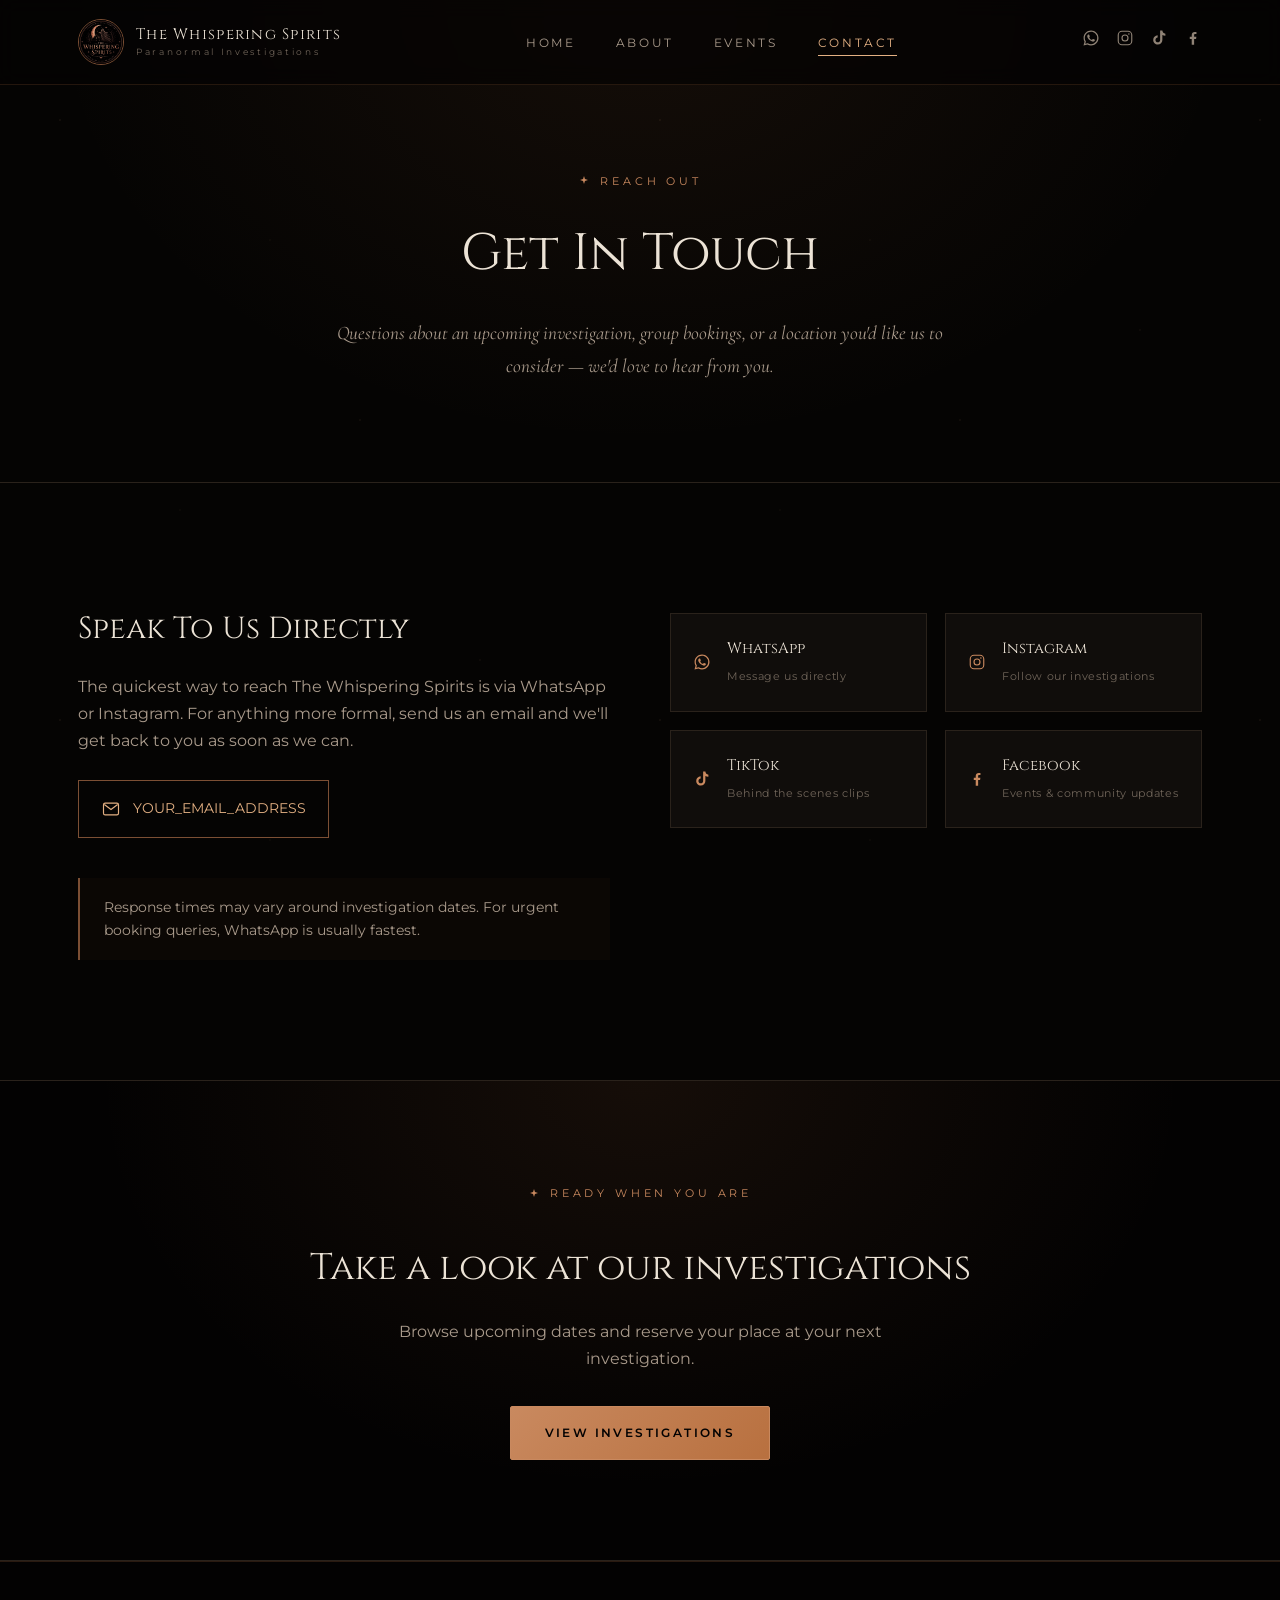
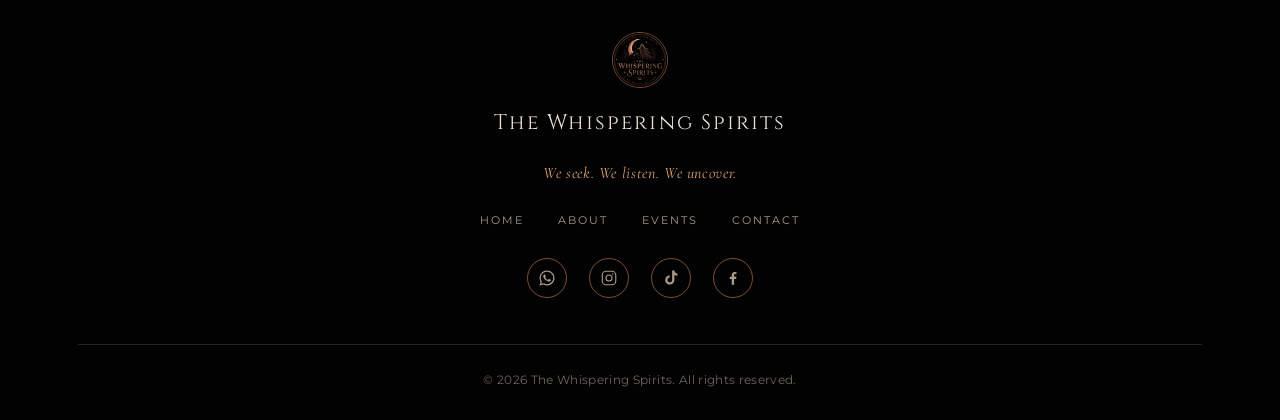
<file: contact.html>
<!DOCTYPE html>
<html lang="en-GB">
<head>
<meta charset="UTF-8" />
<meta name="viewport" content="width=device-width, initial-scale=1.0" />
<title>Contact | The Whispering Spirits</title>
<meta name="description" content="Get in touch with The Whispering Spirits via WhatsApp, Instagram, TikTok, Facebook or email." />

<meta property="og:type" content="website" />
<meta property="og:title" content="Contact | The Whispering Spirits" />
<meta property="og:description" content="Get in touch with The Whispering Spirits ahead of your next investigation." />
<meta property="og:image" content="assets/whispering-spirits-banner.jpg" />
<meta name="twitter:card" content="summary_large_image" />

<link rel="icon" href="assets/whispering-spirits-logo.jpg" />
<link rel="preconnect" href="https://fonts.googleapis.com">
<link rel="preconnect" href="https://fonts.gstatic.com" crossorigin>
<link href="https://fonts.googleapis.com/css2?family=Cinzel:wght@500;600&family=Cormorant+Garamond:ital@1&family=Montserrat:wght@400;500;600&display=swap" rel="stylesheet">
<link rel="stylesheet" href="style.css" />
</head>
<body>

<a class="skip-link" href="#main">Skip to content</a>

<!-- ================= HEADER ================= -->
<header class="site-header">
  <div class="container">
    <a class="brand" href="index.html">
      <img src="assets/whispering-spirits-logo.jpg" alt="The Whispering Spirits crest" width="46" height="46" />
      <span class="brand-text">The Whispering Spirits<span>Paranormal Investigations</span></span>
    </a>
    <nav class="main-nav" aria-label="Primary">
      <ul>
        <li><a href="index.html">Home</a></li>
        <li><a href="about.html">About</a></li>
        <li><a href="events.html">Events</a></li>
        <li><a href="contact.html" aria-current="page">Contact</a></li>
      </ul>
    </nav>
    <div class="header-actions">
      <div class="header-social">
        <a href="#" data-social="whatsapp" aria-label="WhatsApp"><svg width="18" height="18" viewBox="0 0 24 24" fill="currentColor"><path d="M12.04 2c-5.5 0-9.96 4.46-9.96 9.96 0 1.76.46 3.48 1.34 5L2 22l5.2-1.36a9.94 9.94 0 0 0 4.84 1.23h.01c5.5 0 9.96-4.46 9.96-9.96S17.54 2 12.04 2Zm0 18.2c-1.5 0-2.98-.4-4.27-1.16l-.31-.18-3.09.81.82-3-.2-.31a8.2 8.2 0 0 1-1.26-4.4c0-4.55 3.7-8.24 8.25-8.24 2.2 0 4.27.86 5.83 2.42a8.19 8.19 0 0 1 2.41 5.83c0 4.55-3.7 8.23-8.18 8.23Zm4.52-6.16c-.25-.12-1.47-.72-1.7-.81-.23-.08-.4-.12-.56.13-.17.25-.64.81-.79.97-.14.17-.29.19-.54.06-.25-.12-1.04-.38-1.99-1.22-.73-.66-1.23-1.46-1.37-1.71-.14-.25-.02-.38.11-.51.11-.11.25-.29.37-.43.12-.14.16-.25.25-.41.08-.17.04-.31-.02-.44-.06-.12-.56-1.36-.77-1.86-.2-.48-.41-.42-.56-.43h-.48c-.17 0-.44.06-.67.31-.23.25-.87.86-.87 2.09 0 1.23.9 2.42 1.02 2.59.12.17 1.77 2.7 4.29 3.79.6.26 1.07.42 1.43.53.6.19 1.15.17 1.58.1.48-.07 1.47-.6 1.68-1.18.21-.58.21-1.07.14-1.18-.06-.1-.23-.16-.48-.28Z"/></svg></a>
        <a href="#" data-social="instagram" aria-label="Instagram"><svg width="18" height="18" viewBox="0 0 24 24" fill="none" stroke="currentColor" stroke-width="1.5"><rect x="3" y="3" width="18" height="18" rx="5"/><circle cx="12" cy="12" r="4"/><circle cx="17.2" cy="6.8" r="1" fill="currentColor" stroke="none"/></svg></a>
        <a href="#" data-social="tiktok" aria-label="TikTok"><svg width="18" height="18" viewBox="0 0 24 24" fill="currentColor"><path d="M16.5 2c.3 2.3 1.7 3.9 4 4.2v2.9c-1.4.1-2.8-.3-4-1.1v6.6c0 3.4-2.7 6.1-6.1 6.1S4.3 17.9 4.3 14.5c0-3.3 2.6-6 5.9-6.1v3c-1.6.1-2.9 1.5-2.9 3.1 0 1.7 1.4 3.1 3.1 3.1s3.1-1.4 3.1-3.1V2h3Z"/></svg></a>
        <a href="#" data-social="facebook" aria-label="Facebook"><svg width="18" height="18" viewBox="0 0 24 24" fill="currentColor"><path d="M13.5 21v-7.8h2.6l.4-3h-3v-1.9c0-.9.25-1.5 1.55-1.5H16.6V4.1c-.28-.04-1.24-.12-2.36-.12-2.33 0-3.93 1.42-3.93 4.03v2.25H7.7v3h2.6V21h3.2Z"/></svg></a>
      </div>
      <button class="nav-toggle" aria-label="Open menu" aria-expanded="false" aria-controls="mobile-nav">
        <svg class="icon-open" width="20" height="20" viewBox="0 0 24 24" fill="none" stroke="currentColor" stroke-width="1.6"><path d="M3 6h18M3 12h18M3 18h18"/></svg>
        <svg class="icon-close" width="18" height="18" viewBox="0 0 24 24" fill="none" stroke="currentColor" stroke-width="1.6" style="display:none"><path d="M4 4l16 16M20 4L4 20"/></svg>
      </button>
    </div>
  </div>
</header>

<nav class="mobile-nav" id="mobile-nav" aria-label="Mobile">
  <ul>
    <li><a href="index.html">Home</a></li>
    <li><a href="about.html">About</a></li>
    <li><a href="events.html">Events</a></li>
    <li><a href="contact.html" aria-current="page">Contact</a></li>
  </ul>
  <div class="mobile-social">
    <a href="#" data-social="whatsapp" aria-label="WhatsApp"><svg width="18" height="18" viewBox="0 0 24 24" fill="currentColor"><path d="M12.04 2c-5.5 0-9.96 4.46-9.96 9.96 0 1.76.46 3.48 1.34 5L2 22l5.2-1.36a9.94 9.94 0 0 0 4.84 1.23h.01c5.5 0 9.96-4.46 9.96-9.96S17.54 2 12.04 2Zm0 18.2c-1.5 0-2.98-.4-4.27-1.16l-.31-.18-3.09.81.82-3-.2-.31a8.2 8.2 0 0 1-1.26-4.4c0-4.55 3.7-8.24 8.25-8.24 2.2 0 4.27.86 5.83 2.42a8.19 8.19 0 0 1 2.41 5.83c0 4.55-3.7 8.23-8.18 8.23Zm4.52-6.16c-.25-.12-1.47-.72-1.7-.81-.23-.08-.4-.12-.56.13-.17.25-.64.81-.79.97-.14.17-.29.19-.54.06-.25-.12-1.04-.38-1.99-1.22-.73-.66-1.23-1.46-1.37-1.71-.14-.25-.02-.38.11-.51.11-.11.25-.29.37-.43.12-.14.16-.25.25-.41.08-.17.04-.31-.02-.44-.06-.12-.56-1.36-.77-1.86-.2-.48-.41-.42-.56-.43h-.48c-.17 0-.44.06-.67.31-.23.25-.87.86-.87 2.09 0 1.23.9 2.42 1.02 2.59.12.17 1.77 2.7 4.29 3.79.6.26 1.07.42 1.43.53.6.19 1.15.17 1.58.1.48-.07 1.47-.6 1.68-1.18.21-.58.21-1.07.14-1.18-.06-.1-.23-.16-.48-.28Z"/></svg></a>
    <a href="#" data-social="instagram" aria-label="Instagram"><svg width="18" height="18" viewBox="0 0 24 24" fill="none" stroke="currentColor" stroke-width="1.5"><rect x="3" y="3" width="18" height="18" rx="5"/><circle cx="12" cy="12" r="4"/><circle cx="17.2" cy="6.8" r="1" fill="currentColor" stroke="none"/></svg></a>
    <a href="#" data-social="tiktok" aria-label="TikTok"><svg width="18" height="18" viewBox="0 0 24 24" fill="currentColor"><path d="M16.5 2c.3 2.3 1.7 3.9 4 4.2v2.9c-1.4.1-2.8-.3-4-1.1v6.6c0 3.4-2.7 6.1-6.1 6.1S4.3 17.9 4.3 14.5c0-3.3 2.6-6 5.9-6.1v3c-1.6.1-2.9 1.5-2.9 3.1 0 1.7 1.4 3.1 3.1 3.1s3.1-1.4 3.1-3.1V2h3Z"/></svg></a>
    <a href="#" data-social="facebook" aria-label="Facebook"><svg width="18" height="18" viewBox="0 0 24 24" fill="currentColor"><path d="M13.5 21v-7.8h2.6l.4-3h-3v-1.9c0-.9.25-1.5 1.55-1.5H16.6V4.1c-.28-.04-1.24-.12-2.36-.12-2.33 0-3.93 1.42-3.93 4.03v2.25H7.7v3h2.6V21h3.2Z"/></svg></a>
  </div>
</nav>

<main id="main">

  <section class="page-hero">
    <div class="container">
      <p class="eyebrow"><svg width="12" height="12" viewBox="0 0 24 24" fill="currentColor"><path d="M12 2l1.9 6.1L20 10l-6.1 1.9L12 18l-1.9-6.1L4 10l6.1-1.9L12 2Z"/></svg> Reach Out</p>
      <h1>Get In Touch</h1>
      <p class="section-lede">Questions about an upcoming investigation, group bookings, or a location you'd like us to consider — we'd love to hear from you.</p>
    </div>
  </section>

  <section class="section">
    <div class="container">
      <div class="contact-grid">

        <div class="contact-intro reveal">
          <h2>Speak To Us Directly</h2>
          <p>The quickest way to reach The Whispering Spirits is via WhatsApp or Instagram. For anything more formal, send us an email and we'll get back to you as soon as we can.</p>
          <a class="contact-email" href="#" data-email-link>
            <svg width="20" height="20" viewBox="0 0 24 24" fill="none" stroke="currentColor" stroke-width="1.4"><rect x="3" y="5" width="18" height="14" rx="2"/><path d="M4 6.5l8 6 8-6"/></svg>
            <span data-email-text>YOUR_EMAIL_ADDRESS</span>
          </a>
          <div class="contact-note">
            Response times may vary around investigation dates. For urgent booking queries, WhatsApp is usually fastest.
          </div>
        </div>

        <div class="contact-socials reveal">
          <div class="social-grid">
            <a class="social-card" href="#" data-social="whatsapp">
              <svg width="18" height="18" viewBox="0 0 24 24" fill="currentColor"><path d="M12.04 2c-5.5 0-9.96 4.46-9.96 9.96 0 1.76.46 3.48 1.34 5L2 22l5.2-1.36a9.94 9.94 0 0 0 4.84 1.23h.01c5.5 0 9.96-4.46 9.96-9.96S17.54 2 12.04 2Zm0 18.2c-1.5 0-2.98-.4-4.27-1.16l-.31-.18-3.09.81.82-3-.2-.31a8.2 8.2 0 0 1-1.26-4.4c0-4.55 3.7-8.24 8.25-8.24 2.2 0 4.27.86 5.83 2.42a8.19 8.19 0 0 1 2.41 5.83c0 4.55-3.7 8.23-8.18 8.23Zm4.52-6.16c-.25-.12-1.47-.72-1.7-.81-.23-.08-.4-.12-.56.13-.17.25-.64.81-.79.97-.14.17-.29.19-.54.06-.25-.12-1.04-.38-1.99-1.22-.73-.66-1.23-1.46-1.37-1.71-.14-.25-.02-.38.11-.51.11-.11.25-.29.37-.43.12-.14.16-.25.25-.41.08-.17.04-.31-.02-.44-.06-.12-.56-1.36-.77-1.86-.2-.48-.41-.42-.56-.43h-.48c-.17 0-.44.06-.67.31-.23.25-.87.86-.87 2.09 0 1.23.9 2.42 1.02 2.59.12.17 1.77 2.7 4.29 3.79.6.26 1.07.42 1.43.53.6.19 1.15.17 1.58.1.48-.07 1.47-.6 1.68-1.18.21-.58.21-1.07.14-1.18-.06-.1-.23-.16-.48-.28Z"/></svg>
              <span><span class="s-name">WhatsApp</span><span class="s-sub">Message us directly</span></span>
            </a>
            <a class="social-card" href="#" data-social="instagram">
              <svg width="18" height="18" viewBox="0 0 24 24" fill="none" stroke="currentColor" stroke-width="1.5"><rect x="3" y="3" width="18" height="18" rx="5"/><circle cx="12" cy="12" r="4"/><circle cx="17.2" cy="6.8" r="1" fill="currentColor" stroke="none"/></svg>
              <span><span class="s-name">Instagram</span><span class="s-sub">Follow our investigations</span></span>
            </a>
            <a class="social-card" href="#" data-social="tiktok">
              <svg width="18" height="18" viewBox="0 0 24 24" fill="currentColor"><path d="M16.5 2c.3 2.3 1.7 3.9 4 4.2v2.9c-1.4.1-2.8-.3-4-1.1v6.6c0 3.4-2.7 6.1-6.1 6.1S4.3 17.9 4.3 14.5c0-3.3 2.6-6 5.9-6.1v3c-1.6.1-2.9 1.5-2.9 3.1 0 1.7 1.4 3.1 3.1 3.1s3.1-1.4 3.1-3.1V2h3Z"/></svg>
              <span><span class="s-name">TikTok</span><span class="s-sub">Behind the scenes clips</span></span>
            </a>
            <a class="social-card" href="#" data-social="facebook">
              <svg width="18" height="18" viewBox="0 0 24 24" fill="currentColor"><path d="M13.5 21v-7.8h2.6l.4-3h-3v-1.9c0-.9.25-1.5 1.55-1.5H16.6V4.1c-.28-.04-1.24-.12-2.36-.12-2.33 0-3.93 1.42-3.93 4.03v2.25H7.7v3h2.6V21h3.2Z"/></svg>
              <span><span class="s-name">Facebook</span><span class="s-sub">Events &amp; community updates</span></span>
            </a>
          </div>
        </div>

      </div>
    </div>
  </section>

  <section class="cta-band">
    <div class="container">
      <p class="eyebrow"><svg width="12" height="12" viewBox="0 0 24 24" fill="currentColor"><path d="M12 2l1.9 6.1L20 10l-6.1 1.9L12 18l-1.9-6.1L4 10l6.1-1.9L12 2Z"/></svg> Ready When You Are</p>
      <h2>Take a look at our investigations</h2>
      <p>Browse upcoming dates and reserve your place at your next investigation.</p>
      <div class="hero-actions">
        <a href="events.html" class="btn btn-primary">View Investigations</a>
      </div>
    </div>
  </section>

</main>

<!-- ================= FOOTER ================= -->
<footer class="site-footer">
  <div class="container">
    <div class="footer-top">
      <img src="assets/whispering-spirits-logo.jpg" alt="The Whispering Spirits crest" width="56" height="56" style="border-radius:50%;border:1px solid var(--copper-deep);" />
      <div class="footer-brand">The Whispering Spirits</div>
      <div class="footer-tagline">We seek. We listen. We uncover.</div>
      <nav class="footer-nav" aria-label="Footer">
        <a href="index.html">Home</a>
        <a href="about.html">About</a>
        <a href="events.html">Events</a>
        <a href="contact.html">Contact</a>
      </nav>
      <div class="footer-social">
        <a href="#" data-social="whatsapp" aria-label="WhatsApp"><svg width="18" height="18" viewBox="0 0 24 24" fill="currentColor"><path d="M12.04 2c-5.5 0-9.96 4.46-9.96 9.96 0 1.76.46 3.48 1.34 5L2 22l5.2-1.36a9.94 9.94 0 0 0 4.84 1.23h.01c5.5 0 9.96-4.46 9.96-9.96S17.54 2 12.04 2Zm0 18.2c-1.5 0-2.98-.4-4.27-1.16l-.31-.18-3.09.81.82-3-.2-.31a8.2 8.2 0 0 1-1.26-4.4c0-4.55 3.7-8.24 8.25-8.24 2.2 0 4.27.86 5.83 2.42a8.19 8.19 0 0 1 2.41 5.83c0 4.55-3.7 8.23-8.18 8.23Zm4.52-6.16c-.25-.12-1.47-.72-1.7-.81-.23-.08-.4-.12-.56.13-.17.25-.64.81-.79.97-.14.17-.29.19-.54.06-.25-.12-1.04-.38-1.99-1.22-.73-.66-1.23-1.46-1.37-1.71-.14-.25-.02-.38.11-.51.11-.11.25-.29.37-.43.12-.14.16-.25.25-.41.08-.17.04-.31-.02-.44-.06-.12-.56-1.36-.77-1.86-.2-.48-.41-.42-.56-.43h-.48c-.17 0-.44.06-.67.31-.23.25-.87.86-.87 2.09 0 1.23.9 2.42 1.02 2.59.12.17 1.77 2.7 4.29 3.79.6.26 1.07.42 1.43.53.6.19 1.15.17 1.58.1.48-.07 1.47-.6 1.68-1.18.21-.58.21-1.07.14-1.18-.06-.1-.23-.16-.48-.28Z"/></svg></a>
        <a href="#" data-social="instagram" aria-label="Instagram"><svg width="18" height="18" viewBox="0 0 24 24" fill="none" stroke="currentColor" stroke-width="1.5"><rect x="3" y="3" width="18" height="18" rx="5"/><circle cx="12" cy="12" r="4"/><circle cx="17.2" cy="6.8" r="1" fill="currentColor" stroke="none"/></svg></a>
        <a href="#" data-social="tiktok" aria-label="TikTok"><svg width="18" height="18" viewBox="0 0 24 24" fill="currentColor"><path d="M16.5 2c.3 2.3 1.7 3.9 4 4.2v2.9c-1.4.1-2.8-.3-4-1.1v6.6c0 3.4-2.7 6.1-6.1 6.1S4.3 17.9 4.3 14.5c0-3.3 2.6-6 5.9-6.1v3c-1.6.1-2.9 1.5-2.9 3.1 0 1.7 1.4 3.1 3.1 3.1s3.1-1.4 3.1-3.1V2h3Z"/></svg></a>
        <a href="#" data-social="facebook" aria-label="Facebook"><svg width="18" height="18" viewBox="0 0 24 24" fill="currentColor"><path d="M13.5 21v-7.8h2.6l.4-3h-3v-1.9c0-.9.25-1.5 1.55-1.5H16.6V4.1c-.28-.04-1.24-.12-2.36-.12-2.33 0-3.93 1.42-3.93 4.03v2.25H7.7v3h2.6V21h3.2Z"/></svg></a>
      </div>
    </div>
    <div class="footer-bottom">
      <span>&copy; <span data-year></span> The Whispering Spirits. All rights reserved.</span>
    </div>
  </div>
</footer>

<script src="config.js"></script>
<script src="script.js"></script>
</body>
</html>
</file>
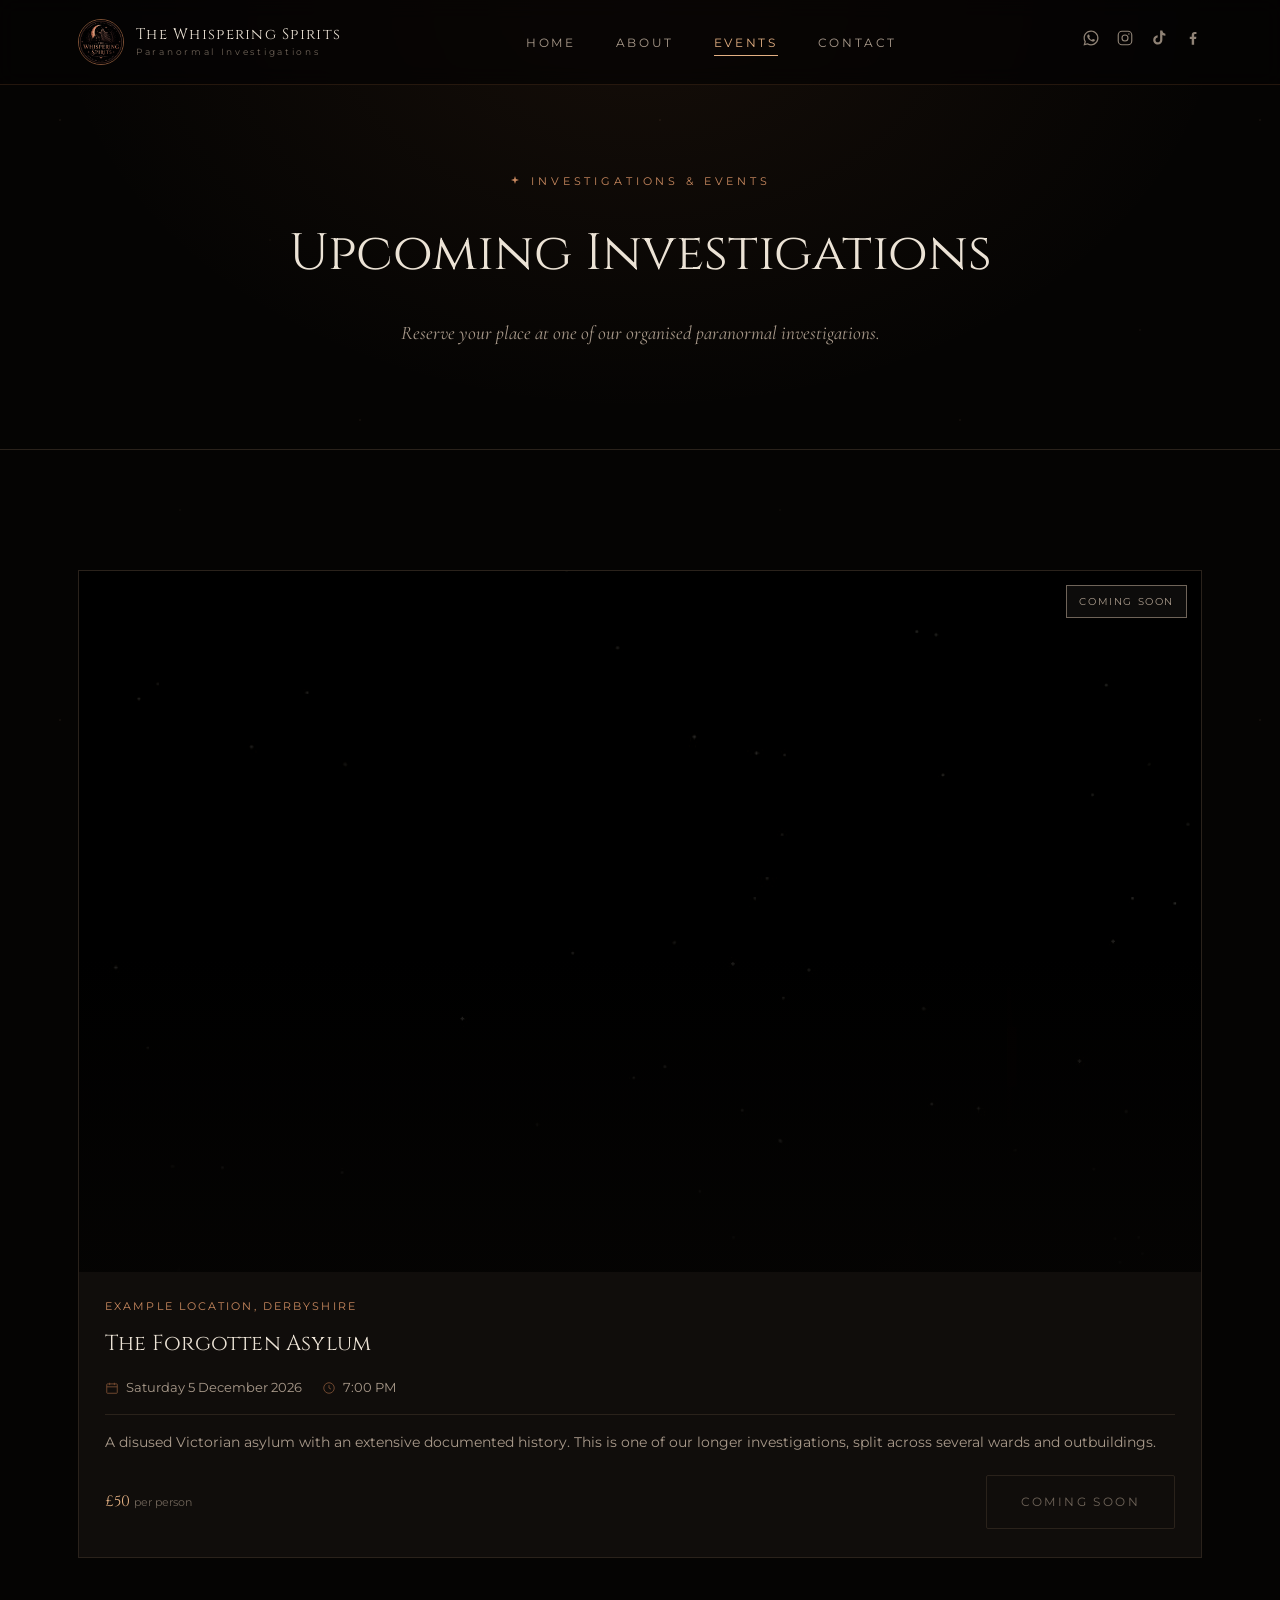
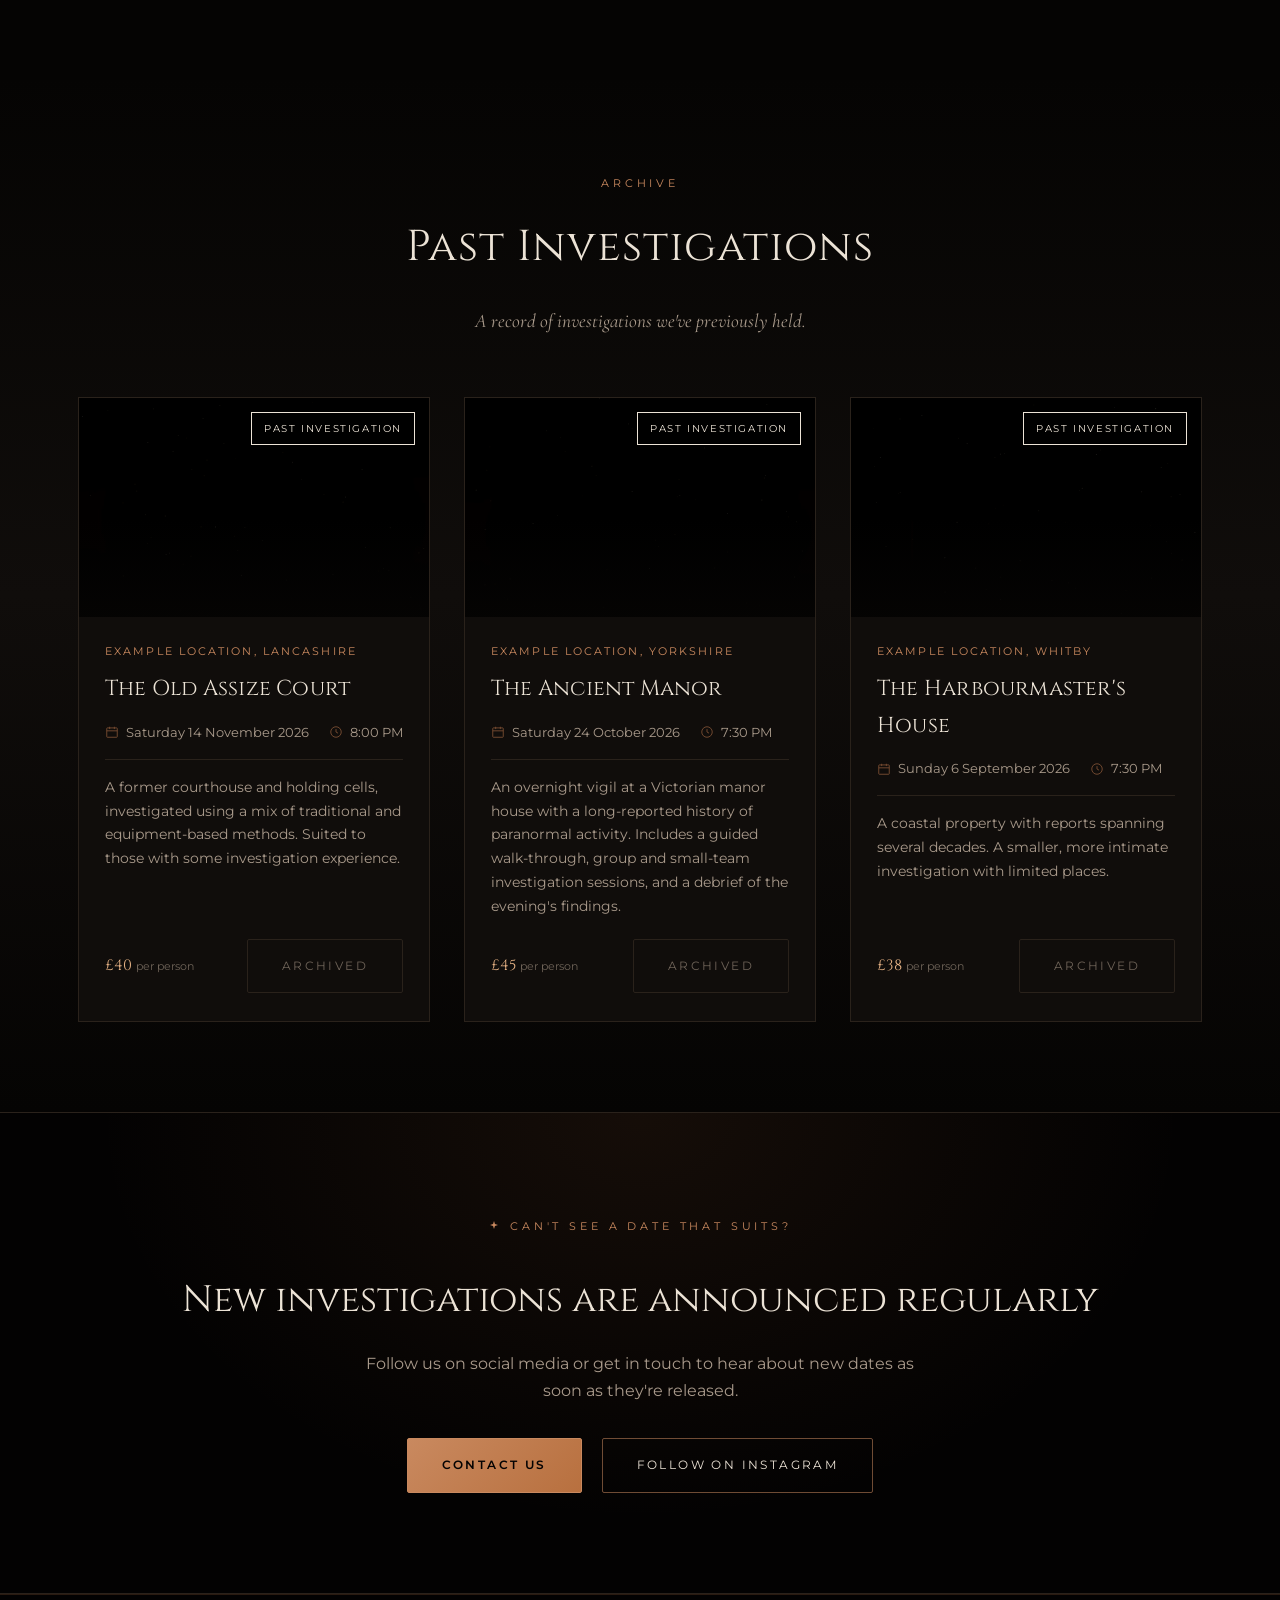
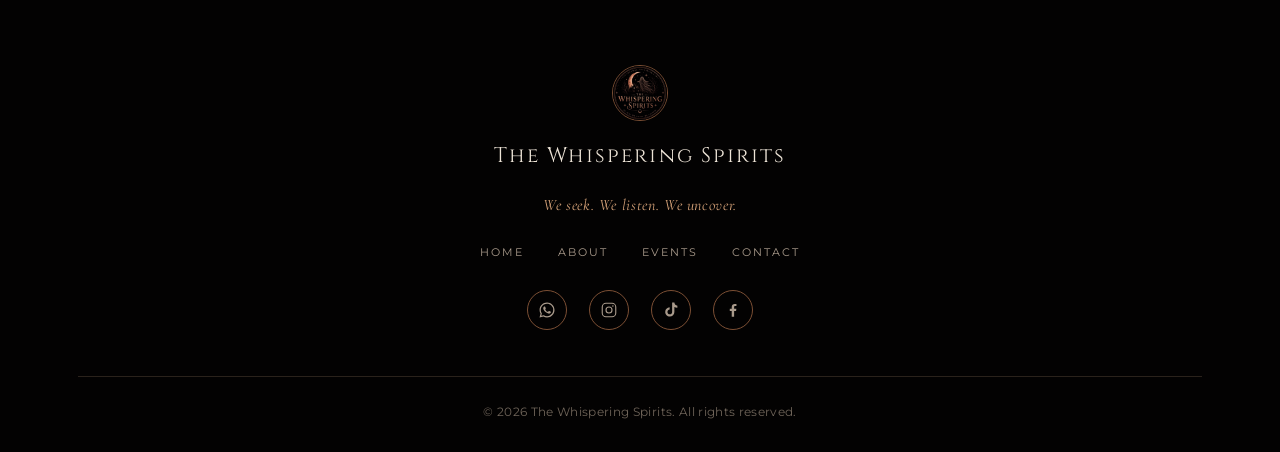
<file: events.html>
<!DOCTYPE html>
<html lang="en-GB">
<head>
<meta charset="UTF-8" />
<meta name="viewport" content="width=device-width, initial-scale=1.0" />
<title>Events | The Whispering Spirits</title>
<meta name="description" content="Browse upcoming paranormal investigations with The Whispering Spirits and book your place through our external ticketing partners." />

<meta property="og:type" content="website" />
<meta property="og:title" content="Events | The Whispering Spirits" />
<meta property="og:description" content="Upcoming paranormal investigations and events with The Whispering Spirits." />
<meta property="og:image" content="assets/whispering-spirits-banner.jpg" />
<meta name="twitter:card" content="summary_large_image" />

<link rel="icon" href="assets/whispering-spirits-logo.jpg" />
<link rel="preconnect" href="https://fonts.googleapis.com">
<link rel="preconnect" href="https://fonts.gstatic.com" crossorigin>
<link href="https://fonts.googleapis.com/css2?family=Cinzel:wght@500;600&family=Cormorant+Garamond:ital@1&family=Montserrat:wght@400;500;600&display=swap" rel="stylesheet">
<link rel="stylesheet" href="style.css" />
</head>
<body>

<a class="skip-link" href="#main">Skip to content</a>

<!-- ================= HEADER ================= -->
<header class="site-header">
  <div class="container">
    <a class="brand" href="index.html">
      <img src="assets/whispering-spirits-logo.jpg" alt="The Whispering Spirits crest" width="46" height="46" />
      <span class="brand-text">The Whispering Spirits<span>Paranormal Investigations</span></span>
    </a>
    <nav class="main-nav" aria-label="Primary">
      <ul>
        <li><a href="index.html">Home</a></li>
        <li><a href="about.html">About</a></li>
        <li><a href="events.html" aria-current="page">Events</a></li>
        <li><a href="contact.html">Contact</a></li>
      </ul>
    </nav>
    <div class="header-actions">
      <div class="header-social">
        <a href="#" data-social="whatsapp" aria-label="WhatsApp"><svg width="18" height="18" viewBox="0 0 24 24" fill="currentColor"><path d="M12.04 2c-5.5 0-9.96 4.46-9.96 9.96 0 1.76.46 3.48 1.34 5L2 22l5.2-1.36a9.94 9.94 0 0 0 4.84 1.23h.01c5.5 0 9.96-4.46 9.96-9.96S17.54 2 12.04 2Zm0 18.2c-1.5 0-2.98-.4-4.27-1.16l-.31-.18-3.09.81.82-3-.2-.31a8.2 8.2 0 0 1-1.26-4.4c0-4.55 3.7-8.24 8.25-8.24 2.2 0 4.27.86 5.83 2.42a8.19 8.19 0 0 1 2.41 5.83c0 4.55-3.7 8.23-8.18 8.23Zm4.52-6.16c-.25-.12-1.47-.72-1.7-.81-.23-.08-.4-.12-.56.13-.17.25-.64.81-.79.97-.14.17-.29.19-.54.06-.25-.12-1.04-.38-1.99-1.22-.73-.66-1.23-1.46-1.37-1.71-.14-.25-.02-.38.11-.51.11-.11.25-.29.37-.43.12-.14.16-.25.25-.41.08-.17.04-.31-.02-.44-.06-.12-.56-1.36-.77-1.86-.2-.48-.41-.42-.56-.43h-.48c-.17 0-.44.06-.67.31-.23.25-.87.86-.87 2.09 0 1.23.9 2.42 1.02 2.59.12.17 1.77 2.7 4.29 3.79.6.26 1.07.42 1.43.53.6.19 1.15.17 1.58.1.48-.07 1.47-.6 1.68-1.18.21-.58.21-1.07.14-1.18-.06-.1-.23-.16-.48-.28Z"/></svg></a>
        <a href="#" data-social="instagram" aria-label="Instagram"><svg width="18" height="18" viewBox="0 0 24 24" fill="none" stroke="currentColor" stroke-width="1.5"><rect x="3" y="3" width="18" height="18" rx="5"/><circle cx="12" cy="12" r="4"/><circle cx="17.2" cy="6.8" r="1" fill="currentColor" stroke="none"/></svg></a>
        <a href="#" data-social="tiktok" aria-label="TikTok"><svg width="18" height="18" viewBox="0 0 24 24" fill="currentColor"><path d="M16.5 2c.3 2.3 1.7 3.9 4 4.2v2.9c-1.4.1-2.8-.3-4-1.1v6.6c0 3.4-2.7 6.1-6.1 6.1S4.3 17.9 4.3 14.5c0-3.3 2.6-6 5.9-6.1v3c-1.6.1-2.9 1.5-2.9 3.1 0 1.7 1.4 3.1 3.1 3.1s3.1-1.4 3.1-3.1V2h3Z"/></svg></a>
        <a href="#" data-social="facebook" aria-label="Facebook"><svg width="18" height="18" viewBox="0 0 24 24" fill="currentColor"><path d="M13.5 21v-7.8h2.6l.4-3h-3v-1.9c0-.9.25-1.5 1.55-1.5H16.6V4.1c-.28-.04-1.24-.12-2.36-.12-2.33 0-3.93 1.42-3.93 4.03v2.25H7.7v3h2.6V21h3.2Z"/></svg></a>
      </div>
      <button class="nav-toggle" aria-label="Open menu" aria-expanded="false" aria-controls="mobile-nav">
        <svg class="icon-open" width="20" height="20" viewBox="0 0 24 24" fill="none" stroke="currentColor" stroke-width="1.6"><path d="M3 6h18M3 12h18M3 18h18"/></svg>
        <svg class="icon-close" width="18" height="18" viewBox="0 0 24 24" fill="none" stroke="currentColor" stroke-width="1.6" style="display:none"><path d="M4 4l16 16M20 4L4 20"/></svg>
      </button>
    </div>
  </div>
</header>

<nav class="mobile-nav" id="mobile-nav" aria-label="Mobile">
  <ul>
    <li><a href="index.html">Home</a></li>
    <li><a href="about.html">About</a></li>
    <li><a href="events.html" aria-current="page">Events</a></li>
    <li><a href="contact.html">Contact</a></li>
  </ul>
  <div class="mobile-social">
    <a href="#" data-social="whatsapp" aria-label="WhatsApp"><svg width="18" height="18" viewBox="0 0 24 24" fill="currentColor"><path d="M12.04 2c-5.5 0-9.96 4.46-9.96 9.96 0 1.76.46 3.48 1.34 5L2 22l5.2-1.36a9.94 9.94 0 0 0 4.84 1.23h.01c5.5 0 9.96-4.46 9.96-9.96S17.54 2 12.04 2Zm0 18.2c-1.5 0-2.98-.4-4.27-1.16l-.31-.18-3.09.81.82-3-.2-.31a8.2 8.2 0 0 1-1.26-4.4c0-4.55 3.7-8.24 8.25-8.24 2.2 0 4.27.86 5.83 2.42a8.19 8.19 0 0 1 2.41 5.83c0 4.55-3.7 8.23-8.18 8.23Zm4.52-6.16c-.25-.12-1.47-.72-1.7-.81-.23-.08-.4-.12-.56.13-.17.25-.64.81-.79.97-.14.17-.29.19-.54.06-.25-.12-1.04-.38-1.99-1.22-.73-.66-1.23-1.46-1.37-1.71-.14-.25-.02-.38.11-.51.11-.11.25-.29.37-.43.12-.14.16-.25.25-.41.08-.17.04-.31-.02-.44-.06-.12-.56-1.36-.77-1.86-.2-.48-.41-.42-.56-.43h-.48c-.17 0-.44.06-.67.31-.23.25-.87.86-.87 2.09 0 1.23.9 2.42 1.02 2.59.12.17 1.77 2.7 4.29 3.79.6.26 1.07.42 1.43.53.6.19 1.15.17 1.58.1.48-.07 1.47-.6 1.68-1.18.21-.58.21-1.07.14-1.18-.06-.1-.23-.16-.48-.28Z"/></svg></a>
    <a href="#" data-social="instagram" aria-label="Instagram"><svg width="18" height="18" viewBox="0 0 24 24" fill="none" stroke="currentColor" stroke-width="1.5"><rect x="3" y="3" width="18" height="18" rx="5"/><circle cx="12" cy="12" r="4"/><circle cx="17.2" cy="6.8" r="1" fill="currentColor" stroke="none"/></svg></a>
    <a href="#" data-social="tiktok" aria-label="TikTok"><svg width="18" height="18" viewBox="0 0 24 24" fill="currentColor"><path d="M16.5 2c.3 2.3 1.7 3.9 4 4.2v2.9c-1.4.1-2.8-.3-4-1.1v6.6c0 3.4-2.7 6.1-6.1 6.1S4.3 17.9 4.3 14.5c0-3.3 2.6-6 5.9-6.1v3c-1.6.1-2.9 1.5-2.9 3.1 0 1.7 1.4 3.1 3.1 3.1s3.1-1.4 3.1-3.1V2h3Z"/></svg></a>
    <a href="#" data-social="facebook" aria-label="Facebook"><svg width="18" height="18" viewBox="0 0 24 24" fill="currentColor"><path d="M13.5 21v-7.8h2.6l.4-3h-3v-1.9c0-.9.25-1.5 1.55-1.5H16.6V4.1c-.28-.04-1.24-.12-2.36-.12-2.33 0-3.93 1.42-3.93 4.03v2.25H7.7v3h2.6V21h3.2Z"/></svg></a>
  </div>
</nav>

<main id="main">

  <section class="page-hero">
    <div class="container">
      <p class="eyebrow"><svg width="12" height="12" viewBox="0 0 24 24" fill="currentColor"><path d="M12 2l1.9 6.1L20 10l-6.1 1.9L12 18l-1.9-6.1L4 10l6.1-1.9L12 2Z"/></svg> Investigations &amp; Events</p>
      <h1>Upcoming Investigations</h1>
      <p class="section-lede">Reserve your place at one of our organised paranormal investigations.</p>
    </div>
  </section>

  <section class="section">
    <div class="container">
      <div id="events-upcoming-grid" class="event-grid" aria-live="polite">
        <!-- Upcoming event cards are rendered here by events.js -->
      </div>
    </div>
  </section>

  <section class="section section-tight section-alt" id="past-events-section">
    <div class="container">
      <div class="section-head reveal">
        <p class="eyebrow">Archive</p>
        <h2 class="section-title">Past Investigations</h2>
        <p class="section-lede">A record of investigations we've previously held.</p>
      </div>
      <div id="events-past-grid" class="event-grid">
        <!-- Past event cards are rendered here by events.js -->
      </div>
    </div>
  </section>

  <section class="cta-band">
    <div class="container">
      <p class="eyebrow"><svg width="12" height="12" viewBox="0 0 24 24" fill="currentColor"><path d="M12 2l1.9 6.1L20 10l-6.1 1.9L12 18l-1.9-6.1L4 10l6.1-1.9L12 2Z"/></svg> Can't See A Date That Suits?</p>
      <h2>New investigations are announced regularly</h2>
      <p>Follow us on social media or get in touch to hear about new dates as soon as they're released.</p>
      <div class="hero-actions">
        <a href="contact.html" class="btn btn-primary">Contact Us</a>
        <a href="#" data-social="instagram" class="btn btn-ghost">Follow on Instagram</a>
      </div>
    </div>
  </section>

</main>

<!-- ================= FOOTER ================= -->
<footer class="site-footer">
  <div class="container">
    <div class="footer-top">
      <img src="assets/whispering-spirits-logo.jpg" alt="The Whispering Spirits crest" width="56" height="56" style="border-radius:50%;border:1px solid var(--copper-deep);" />
      <div class="footer-brand">The Whispering Spirits</div>
      <div class="footer-tagline">We seek. We listen. We uncover.</div>
      <nav class="footer-nav" aria-label="Footer">
        <a href="index.html">Home</a>
        <a href="about.html">About</a>
        <a href="events.html">Events</a>
        <a href="contact.html">Contact</a>
      </nav>
      <div class="footer-social">
        <a href="#" data-social="whatsapp" aria-label="WhatsApp"><svg width="18" height="18" viewBox="0 0 24 24" fill="currentColor"><path d="M12.04 2c-5.5 0-9.96 4.46-9.96 9.96 0 1.76.46 3.48 1.34 5L2 22l5.2-1.36a9.94 9.94 0 0 0 4.84 1.23h.01c5.5 0 9.96-4.46 9.96-9.96S17.54 2 12.04 2Zm0 18.2c-1.5 0-2.98-.4-4.27-1.16l-.31-.18-3.09.81.82-3-.2-.31a8.2 8.2 0 0 1-1.26-4.4c0-4.55 3.7-8.24 8.25-8.24 2.2 0 4.27.86 5.83 2.42a8.19 8.19 0 0 1 2.41 5.83c0 4.55-3.7 8.23-8.18 8.23Zm4.52-6.16c-.25-.12-1.47-.72-1.7-.81-.23-.08-.4-.12-.56.13-.17.25-.64.81-.79.97-.14.17-.29.19-.54.06-.25-.12-1.04-.38-1.99-1.22-.73-.66-1.23-1.46-1.37-1.71-.14-.25-.02-.38.11-.51.11-.11.25-.29.37-.43.12-.14.16-.25.25-.41.08-.17.04-.31-.02-.44-.06-.12-.56-1.36-.77-1.86-.2-.48-.41-.42-.56-.43h-.48c-.17 0-.44.06-.67.31-.23.25-.87.86-.87 2.09 0 1.23.9 2.42 1.02 2.59.12.17 1.77 2.7 4.29 3.79.6.26 1.07.42 1.43.53.6.19 1.15.17 1.58.1.48-.07 1.47-.6 1.68-1.18.21-.58.21-1.07.14-1.18-.06-.1-.23-.16-.48-.28Z"/></svg></a>
        <a href="#" data-social="instagram" aria-label="Instagram"><svg width="18" height="18" viewBox="0 0 24 24" fill="none" stroke="currentColor" stroke-width="1.5"><rect x="3" y="3" width="18" height="18" rx="5"/><circle cx="12" cy="12" r="4"/><circle cx="17.2" cy="6.8" r="1" fill="currentColor" stroke="none"/></svg></a>
        <a href="#" data-social="tiktok" aria-label="TikTok"><svg width="18" height="18" viewBox="0 0 24 24" fill="currentColor"><path d="M16.5 2c.3 2.3 1.7 3.9 4 4.2v2.9c-1.4.1-2.8-.3-4-1.1v6.6c0 3.4-2.7 6.1-6.1 6.1S4.3 17.9 4.3 14.5c0-3.3 2.6-6 5.9-6.1v3c-1.6.1-2.9 1.5-2.9 3.1 0 1.7 1.4 3.1 3.1 3.1s3.1-1.4 3.1-3.1V2h3Z"/></svg></a>
        <a href="#" data-social="facebook" aria-label="Facebook"><svg width="18" height="18" viewBox="0 0 24 24" fill="currentColor"><path d="M13.5 21v-7.8h2.6l.4-3h-3v-1.9c0-.9.25-1.5 1.55-1.5H16.6V4.1c-.28-.04-1.24-.12-2.36-.12-2.33 0-3.93 1.42-3.93 4.03v2.25H7.7v3h2.6V21h3.2Z"/></svg></a>
      </div>
    </div>
    <div class="footer-bottom">
      <span>&copy; <span data-year></span> The Whispering Spirits. All rights reserved.</span>
    </div>
  </div>
</footer>

<script src="config.js"></script>
<script src="events-data.js"></script>
<script src="script.js"></script>
<script src="events.js"></script>
</body>
</html>
</file>
<file: style.css>
/* ==========================================================================
   THE WHISPERING SPIRITS — Stylesheet
   Palette derived from the supplied banner/logo artwork:
   near-black grounds, warm copper / antique rose-gold accents.
   ========================================================================== */

:root {
  /* Colour tokens — sampled from the supplied brand artwork */
  --void:        #050403;   /* primary background, near-black */
  --void-deep:   #030202;   /* deepest black, page edges */
  --panel:       #100d0b;   /* raised panel / card background */
  --panel-light: #171310;   /* lighter card / hover surface */
  --line:        #2a221b;   /* subtle structural hairlines */

  --copper-deep:   #7c4f34; /* recessed copper, low emphasis */
  --copper:        #b8703f; /* core brand copper */
  --copper-mid:    #c9895f; /* primary accent — links, borders */
  --copper-bright: #e3b083; /* highlight copper — hover, glow */
  --rose-gold:     #d3a077; /* secondary warm accent */

  --ink:         #ece3d6;   /* primary text, warm parchment white */
  --ink-muted:   #a99a8b;   /* secondary text */
  --ink-faint:   #6f6459;   /* tertiary / disabled text */

  --ok:          #8a9a7c;
  --warn:        #c99a4a;
  --danger:      #9a5c4a;

  --font-display: 'Cinzel', 'Times New Roman', serif;
  --font-tagline: 'Cormorant Garamond', 'Georgia', serif;
  --font-body:    'Montserrat', -apple-system, BlinkMacSystemFont, sans-serif;

  --max-width: 1180px;
  --radius: 2px;
}

/* ---------- Reset ---------- */
*, *::before, *::after { box-sizing: border-box; }
html { scroll-behavior: smooth; }
body {
  margin: 0;
  background: var(--void);
  color: var(--ink);
  font-family: var(--font-body);
  font-size: 16px;
  line-height: 1.7;
  -webkit-font-smoothing: antialiased;
  overflow-x: hidden;
}
img { max-width: 100%; display: block; }
a { color: inherit; text-decoration: none; }
ul { list-style: none; margin: 0; padding: 0; }
h1, h2, h3, h4 { margin: 0; font-weight: 400; }
p { margin: 0 0 1em; color: var(--ink-muted); }
button { font-family: inherit; cursor: pointer; }

::selection { background: var(--copper-deep); color: var(--ink); }

a:focus-visible,
button:focus-visible,
input:focus-visible,
textarea:focus-visible {
  outline: 1px solid var(--copper-bright);
  outline-offset: 3px;
}

@media (prefers-reduced-motion: reduce) {
  *, *::before, *::after {
    animation-duration: 0.001ms !important;
    animation-iteration-count: 1 !important;
    transition-duration: 0.001ms !important;
    scroll-behavior: auto !important;
  }
}

/* ---------- Background texture: faint stars ---------- */
body::before {
  content: "";
  position: fixed;
  inset: 0;
  pointer-events: none;
  z-index: 0;
  background-image:
    radial-gradient(1px 1px at 10% 20%, rgba(227, 176, 131, 0.35) 0, transparent 100%),
    radial-gradient(1px 1px at 80% 10%, rgba(227, 176, 131, 0.25) 0, transparent 100%),
    radial-gradient(1px 1px at 60% 70%, rgba(227, 176, 131, 0.3) 0, transparent 100%),
    radial-gradient(1px 1px at 30% 85%, rgba(227, 176, 131, 0.2) 0, transparent 100%),
    radial-gradient(1px 1px at 90% 55%, rgba(227, 176, 131, 0.25) 0, transparent 100%),
    radial-gradient(1px 1px at 45% 40%, rgba(227, 176, 131, 0.2) 0, transparent 100%);
  background-repeat: repeat;
  background-size: 600px 600px;
  opacity: 0.6;
}

.container {
  max-width: var(--max-width);
  margin: 0 auto;
  padding: 0 28px;
  position: relative;
  z-index: 1;
}

.skip-link {
  position: absolute;
  left: -999px;
  top: 0;
  background: var(--copper);
  color: var(--void);
  padding: 10px 18px;
  z-index: 1000;
  font-size: 13px;
}
.skip-link:focus { left: 12px; top: 12px; }

/* ==========================================================================
   Decorative motifs
   ========================================================================== */

.ornament-divider {
  display: flex;
  align-items: center;
  justify-content: center;
  gap: 14px;
  margin: 28px 0;
  color: var(--copper-mid);
  opacity: 0.85;
}
.ornament-divider::before,
.ornament-divider::after {
  content: "";
  flex: 1;
  max-width: 120px;
  height: 1px;
  background: linear-gradient(90deg, transparent, var(--copper-deep));
}
.ornament-divider::after { background: linear-gradient(90deg, var(--copper-deep), transparent); }
.ornament-divider svg { flex-shrink: 0; }

.eyebrow {
  font-size: 11px;
  letter-spacing: 0.35em;
  text-transform: uppercase;
  color: var(--copper-mid);
  display: inline-flex;
  align-items: center;
  gap: 10px;
}

/* ==========================================================================
   Header / Navigation
   ========================================================================== */

.site-header {
  position: fixed;
  top: 0; left: 0; right: 0;
  z-index: 500;
  background: rgba(5, 4, 3, 0.72);
  backdrop-filter: blur(10px);
  -webkit-backdrop-filter: blur(10px);
  border-bottom: 1px solid rgba(184, 112, 63, 0.18);
}

.site-header .container {
  display: flex;
  align-items: center;
  justify-content: space-between;
  height: 84px;
}

.brand { display: flex; align-items: center; gap: 12px; letter-spacing: 0.08em; }
.brand img {
  width: 46px; height: 46px;
  border-radius: 50%;
  object-fit: cover;
  border: 1px solid var(--copper-deep);
}
.brand-text { font-family: var(--font-display); font-size: 15px; color: var(--ink); line-height: 1.2; }
.brand-text span {
  display: block;
  font-family: var(--font-body);
  font-size: 9px;
  letter-spacing: 0.3em;
  color: var(--ink-faint);
  margin-top: 3px;
}

.main-nav ul { display: flex; gap: 40px; }
.main-nav a {
  font-size: 12px;
  letter-spacing: 0.22em;
  text-transform: uppercase;
  color: var(--ink-muted);
  position: relative;
  padding: 6px 0;
  transition: color 0.25s ease;
}
.main-nav a::after {
  content: "";
  position: absolute; left: 0; right: 0; bottom: 0;
  height: 1px;
  background: var(--copper-bright);
  transform: scaleX(0);
  transform-origin: right;
  transition: transform 0.3s ease;
}
.main-nav a:hover, .main-nav a[aria-current="page"] { color: var(--copper-bright); }
.main-nav a:hover::after, .main-nav a[aria-current="page"]::after { transform: scaleX(1); transform-origin: left; }

.header-actions { display: flex; align-items: center; gap: 22px; }
.header-social { display: flex; gap: 16px; }
.header-social a { color: var(--ink-muted); opacity: 0.85; transition: color 0.25s ease, opacity 0.25s ease, transform 0.25s ease; }
.header-social a:hover { color: var(--copper-bright); opacity: 1; transform: translateY(-1px); }

.nav-toggle {
  display: none;
  background: none;
  border: 1px solid var(--copper-deep);
  width: 42px; height: 42px;
  align-items: center; justify-content: center;
  color: var(--copper-mid);
}

.mobile-nav {
  display: none;
  position: fixed;
  inset: 84px 0 0 0;
  z-index: 490;
  background: rgba(5, 4, 3, 0.98);
  border-top: 1px solid rgba(184, 112, 63, 0.18);
  overflow-y: auto;
}
.mobile-nav.is-open { display: block; }
.mobile-nav ul { display: flex; flex-direction: column; padding: 30px 28px; gap: 4px; }
.mobile-nav a {
  display: block; padding: 16px 4px;
  font-family: var(--font-display);
  font-size: 19px; letter-spacing: 0.08em;
  color: var(--ink);
  border-bottom: 1px solid var(--line);
}
.mobile-nav a[aria-current="page"] { color: var(--copper-bright); }
.mobile-social { display: flex; gap: 22px; padding: 10px 28px 30px; }
.mobile-social a { color: var(--copper-mid); }

@media (max-width: 860px) {
  .main-nav, .header-social { display: none; }
  .nav-toggle { display: flex; }
}

/* ==========================================================================
   Hero (homepage)
   ========================================================================== */

.hero {
  position: relative;
  min-height: 100vh;
  display: flex;
  align-items: flex-end;
  padding-top: 84px;
  overflow: hidden;
}
.hero-media { position: absolute; inset: 0; z-index: 0; }
.hero-media img {
  width: 100%; height: 100%;
  object-fit: cover;
  object-position: center 35%;
}
.hero-media::after {
  content: "";
  position: absolute; inset: 0;
  background:
    linear-gradient(180deg, rgba(5,4,3,0.55) 0%, rgba(5,4,3,0.35) 35%, rgba(5,4,3,0.85) 82%, var(--void) 100%),
    linear-gradient(90deg, rgba(5,4,3,0.55) 0%, transparent 30%, transparent 70%, rgba(5,4,3,0.55) 100%);
}

.hero-content { position: relative; z-index: 2; width: 100%; padding: 60px 28px 90px; text-align: center; }
.hero-eyebrow {
  font-size: 12px; letter-spacing: 0.4em; color: var(--copper-bright);
  text-transform: uppercase; margin-bottom: 22px;
  animation: fade-up 1s ease both;
}
.hero-title {
  font-family: var(--font-display);
  font-size: clamp(2.4rem, 7vw, 5.2rem);
  letter-spacing: 0.03em;
  color: var(--ink);
  text-shadow: 0 0 60px rgba(227, 176, 131, 0.25);
  animation: fade-up 1.1s 0.1s ease both;
}
.hero-tagline {
  font-family: var(--font-tagline);
  font-style: italic;
  font-size: clamp(1.05rem, 2vw, 1.5rem);
  color: var(--rose-gold);
  letter-spacing: 0.06em;
  margin: 22px 0 40px;
  animation: fade-up 1.2s 0.2s ease both;
}
.hero-actions { display: flex; justify-content: center; gap: 20px; flex-wrap: wrap; animation: fade-up 1.3s 0.3s ease both; }

@keyframes fade-up {
  from { opacity: 0; transform: translateY(16px); }
  to { opacity: 1; transform: translateY(0); }
}

.scroll-cue {
  position: absolute; bottom: 26px; left: 50%;
  transform: translateX(-50%);
  z-index: 2; width: 1px; height: 46px;
  background: linear-gradient(180deg, var(--copper-bright), transparent);
  animation: scroll-pulse 2.4s ease-in-out infinite;
}
@keyframes scroll-pulse { 0%, 100% { opacity: 0.25; } 50% { opacity: 0.9; } }

/* ==========================================================================
   Buttons
   ========================================================================== */

.btn {
  display: inline-flex;
  align-items: center;
  gap: 10px;
  padding: 16px 34px;
  font-size: 12px;
  letter-spacing: 0.2em;
  text-transform: uppercase;
  border: 1px solid var(--copper-mid);
  border-radius: var(--radius);
  transition: all 0.3s ease;
  white-space: nowrap;
}
.btn-primary {
  background: linear-gradient(135deg, var(--copper-mid), var(--copper));
  color: var(--void-deep);
  font-weight: 600;
}
.btn-primary:hover {
  box-shadow: 0 0 26px rgba(227, 176, 131, 0.35);
  transform: translateY(-1px);
  background: linear-gradient(135deg, var(--copper-bright), var(--copper-mid));
}
.btn-ghost { background: transparent; color: var(--ink); border-color: rgba(201, 137, 95, 0.55); }
.btn-ghost:hover { border-color: var(--copper-bright); color: var(--copper-bright); background: rgba(201, 137, 95, 0.06); }
.btn-disabled {
  background: transparent; color: var(--ink-faint);
  border-color: var(--line); cursor: not-allowed; pointer-events: none;
}
.btn-block { width: 100%; justify-content: center; }

/* ==========================================================================
   Sections — general
   ========================================================================== */

.section { padding: 120px 0; position: relative; z-index: 1; }
.section-tight { padding: 90px 0; }
.section-alt { background: linear-gradient(180deg, var(--void) 0%, var(--panel) 50%, var(--void) 100%); }

.section-head { max-width: 720px; margin: 0 auto 60px; text-align: center; }
.section-head .eyebrow { justify-content: center; width: 100%; margin-bottom: 18px; }
.section-title {
  font-family: var(--font-display);
  font-size: clamp(1.8rem, 4vw, 2.7rem);
  letter-spacing: 0.02em;
  color: var(--ink);
  margin-bottom: 20px;
}
.section-lede { font-family: var(--font-tagline); font-size: 1.2rem; font-style: italic; color: var(--ink-muted); }

.reveal { opacity: 0; transform: translateY(22px); transition: opacity 0.8s ease, transform 0.8s ease; }
.reveal.is-visible { opacity: 1; transform: translateY(0); }

/* ==========================================================================
   Homepage: Intro / Investigations
   ========================================================================== */

.intro-grid { display: grid; grid-template-columns: 1.1fr 0.9fr; gap: 70px; align-items: center; }
.intro-copy p { font-size: 15.5px; }
.intro-list { margin-top: 28px; display: grid; gap: 14px; }
.intro-list li { display: flex; align-items: flex-start; gap: 14px; font-size: 14px; color: var(--ink-muted); letter-spacing: 0.02em; }
.intro-list svg { flex-shrink: 0; margin-top: 4px; color: var(--copper-mid); }

.intro-visual { position: relative; border: 1px solid var(--copper-deep); padding: 10px; background: var(--panel); }
.intro-visual img { width: 100%; height: auto; filter: saturate(0.9) contrast(1.05); }

@media (max-width: 900px) {
  .intro-grid { grid-template-columns: 1fr; gap: 44px; }
  .intro-visual { order: -1; }
}

/* ==========================================================================
   Pillars / feature cards
   ========================================================================== */

.pillar-grid { display: grid; grid-template-columns: repeat(3, 1fr); gap: 1px; background: var(--line); border: 1px solid var(--line); }
.pillar { background: var(--void); padding: 44px 36px; transition: background 0.3s ease; }
.pillar:hover { background: var(--panel); }
.pillar-icon { color: var(--copper-mid); margin-bottom: 22px; }
.pillar h3 { font-family: var(--font-display); font-size: 1.2rem; letter-spacing: 0.03em; color: var(--ink); margin-bottom: 12px; }
.pillar p { font-size: 14px; margin-bottom: 0; }

@media (max-width: 780px) { .pillar-grid { grid-template-columns: 1fr; } }

/* ==========================================================================
   CTA band
   ========================================================================== */

.cta-band {
  position: relative;
  padding: 100px 0;
  text-align: center;
  border-top: 1px solid var(--line);
  border-bottom: 1px solid var(--line);
  background: radial-gradient(ellipse at 50% 0%, rgba(184, 112, 63, 0.1), transparent 60%), var(--void-deep);
}
.cta-band h2 { font-family: var(--font-display); font-size: clamp(1.6rem, 3.4vw, 2.3rem); margin-bottom: 18px; color: var(--ink); }
.cta-band p { max-width: 560px; margin: 0 auto 34px; }

/* ==========================================================================
   Events grid / cards
   ========================================================================== */

.events-toolbar { display: flex; justify-content: center; gap: 10px; margin-bottom: 54px; flex-wrap: wrap; }
.filter-btn {
  background: transparent;
  border: 1px solid var(--copper-deep);
  color: var(--ink-muted);
  padding: 10px 22px;
  font-size: 11px;
  letter-spacing: 0.18em;
  text-transform: uppercase;
  transition: all 0.25s ease;
}
.filter-btn.is-active, .filter-btn:hover { border-color: var(--copper-bright); color: var(--copper-bright); background: rgba(201, 137, 95, 0.07); }

.event-grid { display: grid; grid-template-columns: repeat(auto-fit, minmax(320px, 1fr)); gap: 34px; }

.event-card {
  background: var(--panel);
  border: 1px solid var(--line);
  display: flex;
  flex-direction: column;
  overflow: hidden;
  transition: border-color 0.3s ease, transform 0.3s ease;
}
.event-card:hover { border-color: var(--copper-deep); transform: translateY(-3px); }

.event-media { position: relative; aspect-ratio: 16 / 10; overflow: hidden; background: var(--void-deep); }
.event-media img {
  width: 100%; height: 100%; object-fit: cover;
  filter: saturate(0.85) contrast(1.05) brightness(0.92);
  transition: transform 0.6s ease;
}
.event-card:hover .event-media img { transform: scale(1.04); }
.event-media::after { content: ""; position: absolute; inset: 0; background: linear-gradient(180deg, transparent 55%, rgba(5,4,3,0.9) 100%); }

.event-status {
  position: absolute; top: 14px; right: 14px; z-index: 2;
  font-size: 10px; letter-spacing: 0.16em; text-transform: uppercase;
  padding: 7px 12px; border: 1px solid;
  backdrop-filter: blur(4px);
}
.event-status[data-status="BOOK NOW"] { color: var(--ok); border-color: var(--ok); background: rgba(138,154,124,0.1); }
.event-status[data-status="LIMITED AVAILABILITY"] { color: var(--warn); border-color: var(--warn); background: rgba(201,154,74,0.12); }
.event-status[data-status="SOLD OUT"] { color: var(--danger); border-color: var(--danger); background: rgba(154,92,74,0.12); }
.event-status[data-status="COMING SOON"] { color: var(--ink-muted); border-color: var(--ink-faint); background: rgba(169,153,139,0.08); }

.event-body { padding: 26px 26px 28px; display: flex; flex-direction: column; flex: 1; }
.event-location-tag { font-size: 10.5px; letter-spacing: 0.2em; text-transform: uppercase; color: var(--copper-mid); margin-bottom: 10px; }
.event-title { font-family: var(--font-display); font-size: 1.35rem; color: var(--ink); margin-bottom: 14px; letter-spacing: 0.01em; }
.event-meta {
  display: flex; flex-wrap: wrap; gap: 8px 20px;
  font-size: 12.5px; color: var(--ink-muted);
  margin-bottom: 16px; padding-bottom: 16px;
  border-bottom: 1px solid var(--line);
}
.event-meta span { display: inline-flex; align-items: center; gap: 7px; }
.event-meta svg { color: var(--copper-deep); }

.event-desc { font-size: 14px; margin-bottom: 20px; flex: 1; }

.event-footer { display: flex; align-items: center; justify-content: space-between; gap: 14px; margin-top: auto; }
.event-price { font-family: var(--font-display); color: var(--copper-bright); font-size: 15px; }
.event-price small { font-family: var(--font-body); color: var(--ink-faint); font-size: 11px; }

.past-note { text-align: center; color: var(--ink-faint); font-size: 13px; margin-top: 60px; padding-top: 40px; border-top: 1px solid var(--line); }

.empty-state {
  text-align: center; padding: 60px 20px; color: var(--ink-faint);
  font-family: var(--font-tagline); font-style: italic; font-size: 1.1rem;
  grid-column: 1 / -1;
}

/* ==========================================================================
   About page
   ========================================================================== */

.page-hero {
  padding: 168px 0 80px;
  text-align: center;
  border-bottom: 1px solid var(--line);
  background: radial-gradient(ellipse at 50% 0%, rgba(184, 112, 63, 0.09), transparent 65%), var(--void);
}
.page-hero .eyebrow { justify-content: center; margin-bottom: 20px; }
.page-hero h1 { font-family: var(--font-display); font-size: clamp(2rem, 5vw, 3.2rem); color: var(--ink); }
.page-hero p.section-lede { margin-top: 20px; max-width: 640px; margin-left: auto; margin-right: auto; }

.about-block { display: grid; grid-template-columns: 1fr 1fr; gap: 60px; align-items: start; margin-bottom: 100px; }
.about-block:last-child { margin-bottom: 0; }
.about-block.reverse .about-copy { order: 2; }
.about-block h2 { font-family: var(--font-display); font-size: 1.7rem; color: var(--ink); margin-bottom: 20px; }
.about-copy p { font-size: 15px; }

.placeholder-box {
  border: 1px dashed var(--copper-deep);
  background: rgba(184, 112, 63, 0.04);
  padding: 22px 24px;
  font-size: 13px;
  color: var(--ink-muted);
  margin-top: 18px;
}
.placeholder-box strong { color: var(--copper-mid); display: block; margin-bottom: 6px; font-size: 11px; letter-spacing: 0.14em; text-transform: uppercase; }

@media (max-width: 860px) {
  .about-block, .about-block.reverse { grid-template-columns: 1fr; }
  .about-block.reverse .about-copy { order: 0; }
}

.investigator-grid { display: grid; grid-template-columns: repeat(auto-fit, minmax(230px, 1fr)); gap: 30px; margin-top: 40px; }
.investigator-card { text-align: center; padding: 34px 20px; border: 1px solid var(--line); background: var(--panel); }
.investigator-photo {
  width: 92px; height: 92px; border-radius: 50%;
  margin: 0 auto 18px;
  border: 1px solid var(--copper-deep);
  background: var(--void-deep);
  display: flex; align-items: center; justify-content: center;
  color: var(--copper-deep);
}
.investigator-card h4 { font-family: var(--font-display); font-size: 1.05rem; color: var(--ink); margin-bottom: 4px; }
.investigator-role { font-size: 10.5px; letter-spacing: 0.16em; text-transform: uppercase; color: var(--copper-mid); margin-bottom: 12px; display: block; }
.investigator-card p { font-size: 13px; margin-bottom: 0; }

.process-list { counter-reset: step; margin-top: 36px; display: grid; gap: 26px; }
.process-item { display: grid; grid-template-columns: 56px 1fr; gap: 22px; align-items: start; }
.process-num {
  font-family: var(--font-display); font-size: 1.3rem; color: var(--copper-deep);
  border: 1px solid var(--line);
  width: 56px; height: 56px;
  display: flex; align-items: center; justify-content: center;
}
.process-item h4 { font-family: var(--font-display); font-size: 1.05rem; color: var(--ink); margin-bottom: 6px; }
.process-item p { font-size: 14px; margin-bottom: 0; }

.equipment-grid { display: grid; grid-template-columns: repeat(auto-fit, minmax(200px, 1fr)); gap: 22px; margin-top: 30px; }
.equipment-item { padding: 22px; border: 1px solid var(--line); display: flex; gap: 14px; align-items: flex-start; }
.equipment-item svg { color: var(--copper-mid); flex-shrink: 0; margin-top: 2px; }
.equipment-item h5 { font-weight: 600; font-size: 13px; letter-spacing: 0.04em; color: var(--ink); margin-bottom: 4px; }
.equipment-item p { font-size: 12.5px; margin-bottom: 0; }

/* ==========================================================================
   Contact page
   ========================================================================== */

.contact-grid { display: grid; grid-template-columns: 1fr 1fr; gap: 60px; }
.contact-intro h2 { font-family: var(--font-display); font-size: 1.9rem; color: var(--ink); margin-bottom: 18px; }
.contact-email {
  display: inline-flex; align-items: center; gap: 12px;
  margin-top: 10px; padding: 16px 22px;
  border: 1px solid var(--copper-deep);
  font-size: 14px; color: var(--copper-bright);
  transition: all 0.25s ease;
}
.contact-email:hover { border-color: var(--copper-bright); background: rgba(201,137,95,0.06); }

.social-grid { display: grid; grid-template-columns: 1fr 1fr; gap: 18px; margin-top: 10px; }
.social-card {
  display: flex; align-items: center; gap: 16px;
  padding: 22px; border: 1px solid var(--line);
  background: var(--panel);
  transition: all 0.3s ease;
}
.social-card:hover { border-color: var(--copper-mid); background: var(--panel-light); transform: translateY(-2px); }
.social-card svg { color: var(--copper-mid); flex-shrink: 0; }
.social-card .s-name { font-family: var(--font-display); font-size: 15px; color: var(--ink); display: block; }
.social-card .s-sub { font-size: 11px; color: var(--ink-faint); letter-spacing: 0.06em; }

.contact-note {
  border-left: 2px solid var(--copper-deep);
  padding: 18px 24px; margin-top: 40px;
  font-size: 13.5px; color: var(--ink-muted);
  background: rgba(184,112,63,0.04);
}

@media (max-width: 860px) {
  .contact-grid { grid-template-columns: 1fr; gap: 46px; }
  .social-grid { grid-template-columns: 1fr; }
}

/* ==========================================================================
   Footer
   ========================================================================== */

.site-footer { border-top: 1px solid rgba(184, 112, 63, 0.22); background: var(--void-deep); padding: 70px 0 30px; position: relative; z-index: 1; }
.footer-top { display: flex; flex-direction: column; align-items: center; text-align: center; gap: 18px; padding-bottom: 46px; }
.footer-brand { font-family: var(--font-display); font-size: 1.3rem; letter-spacing: 0.1em; color: var(--ink); }
.footer-tagline { font-family: var(--font-tagline); font-style: italic; color: var(--rose-gold); font-size: 1rem; letter-spacing: 0.04em; }
.footer-nav { display: flex; gap: 34px; flex-wrap: wrap; justify-content: center; margin-top: 6px; }
.footer-nav a { font-size: 11px; letter-spacing: 0.18em; text-transform: uppercase; color: var(--ink-muted); transition: color 0.25s ease; }
.footer-nav a:hover { color: var(--copper-bright); }

.footer-social { display: flex; gap: 22px; margin-top: 10px; }
.footer-social a {
  width: 40px; height: 40px; border: 1px solid var(--copper-deep); border-radius: 50%;
  display: flex; align-items: center; justify-content: center;
  color: var(--ink-muted);
  transition: all 0.25s ease;
}
.footer-social a:hover { color: var(--copper-bright); border-color: var(--copper-bright); box-shadow: 0 0 16px rgba(227,176,131,0.2); }

.footer-bottom {
  border-top: 1px solid var(--line);
  padding-top: 26px;
  display: flex; justify-content: center; gap: 10px; flex-wrap: wrap;
  text-align: center; font-size: 11.5px; color: var(--ink-faint); letter-spacing: 0.03em;
}

/* ==========================================================================
   Utility
   ========================================================================== */

.text-center { text-align: center; }
.mt-lg { margin-top: 60px; }
.visually-hidden {
  position: absolute; width: 1px; height: 1px;
  padding: 0; margin: -1px; overflow: hidden;
  clip: rect(0,0,0,0); white-space: nowrap; border: 0;
}

@media (max-width: 600px) {
  .section { padding: 80px 0; }
  .hero-actions { flex-direction: column; align-items: stretch; }
  .hero-actions .btn { justify-content: center; }
}
</file>
